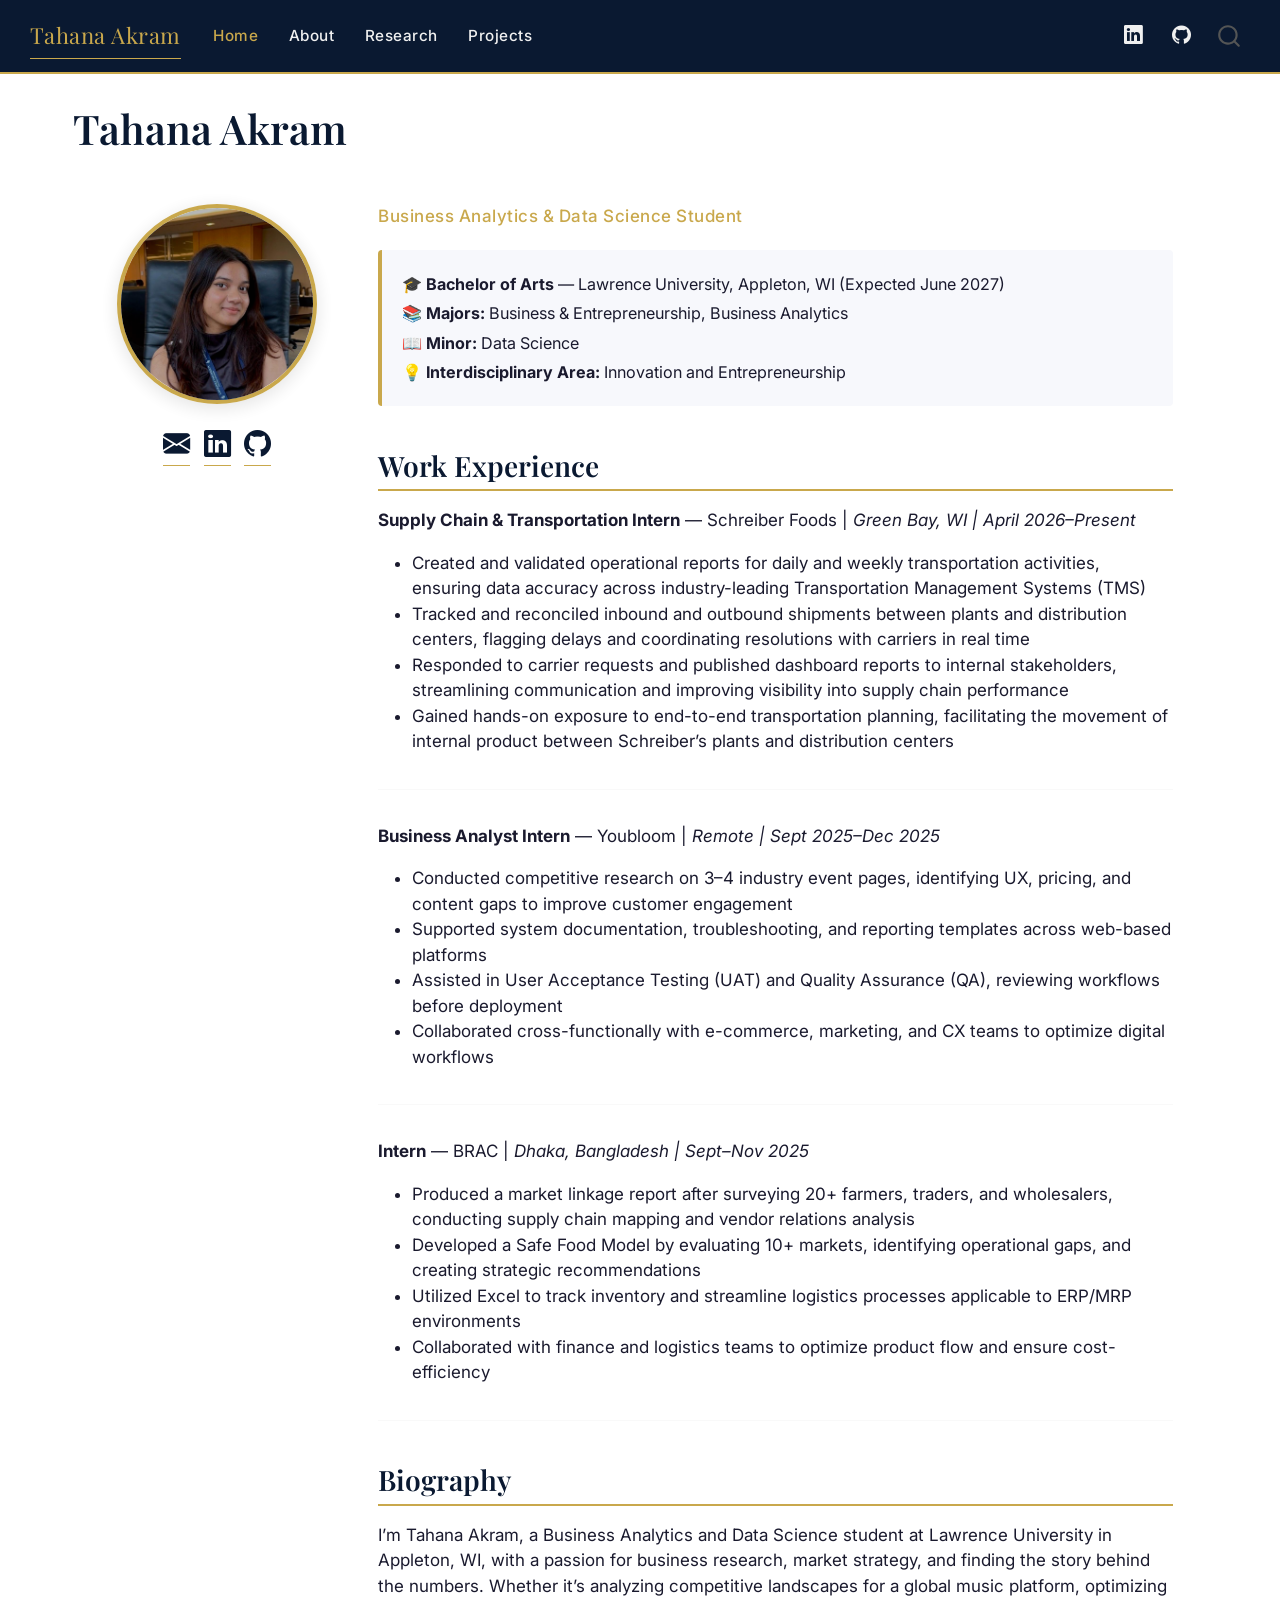
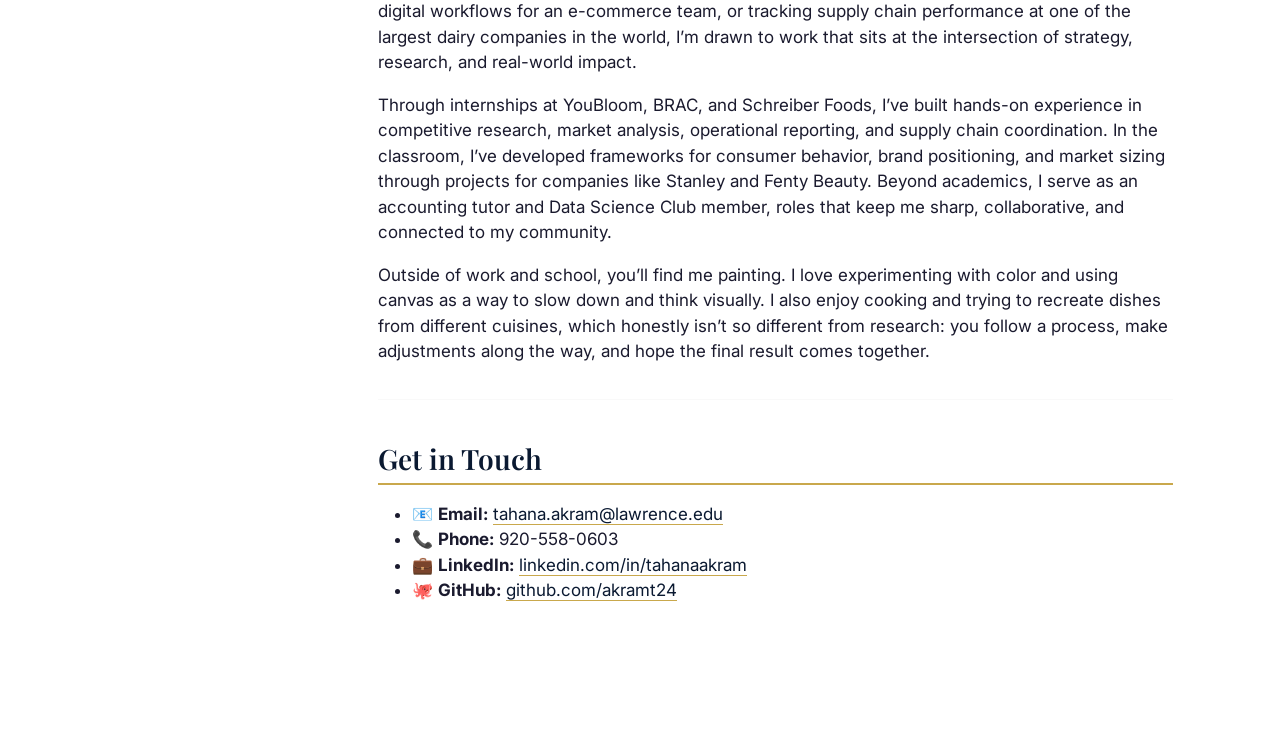
<file: docs/index.html>
<!DOCTYPE html>
<html xmlns="http://www.w3.org/1999/xhtml" lang="en" xml:lang="en"><head>

<meta charset="utf-8">
<meta name="generator" content="quarto-1.8.27">

<meta name="viewport" content="width=device-width, initial-scale=1.0, user-scalable=yes">


<title>Tahana Akram</title>
<style>
code{white-space: pre-wrap;}
span.smallcaps{font-variant: small-caps;}
div.columns{display: flex; gap: min(4vw, 1.5em);}
div.column{flex: auto; overflow-x: auto;}
div.hanging-indent{margin-left: 1.5em; text-indent: -1.5em;}
ul.task-list{list-style: none;}
ul.task-list li input[type="checkbox"] {
  width: 0.8em;
  margin: 0 0.8em 0.2em -1em; /* quarto-specific, see https://github.com/quarto-dev/quarto-cli/issues/4556 */ 
  vertical-align: middle;
}
</style>


<script src="site_libs/quarto-nav/quarto-nav.js"></script>
<script src="site_libs/quarto-nav/headroom.min.js"></script>
<script src="site_libs/clipboard/clipboard.min.js"></script>
<script src="site_libs/quarto-search/autocomplete.umd.js"></script>
<script src="site_libs/quarto-search/fuse.min.js"></script>
<script src="site_libs/quarto-search/quarto-search.js"></script>
<meta name="quarto:offset" content="./">
<script src="site_libs/quarto-html/quarto.js" type="module"></script>
<script src="site_libs/quarto-html/tabsets/tabsets.js" type="module"></script>
<script src="site_libs/quarto-html/axe/axe-check.js" type="module"></script>
<script src="site_libs/quarto-html/popper.min.js"></script>
<script src="site_libs/quarto-html/tippy.umd.min.js"></script>
<script src="site_libs/quarto-html/anchor.min.js"></script>
<link href="site_libs/quarto-html/tippy.css" rel="stylesheet">
<link href="site_libs/quarto-html/quarto-syntax-highlighting-ed96de9b727972fe78a7b5d16c58bf87.css" rel="stylesheet" id="quarto-text-highlighting-styles">
<script src="site_libs/bootstrap/bootstrap.min.js"></script>
<link href="site_libs/bootstrap/bootstrap-icons.css" rel="stylesheet">
<link href="site_libs/bootstrap/bootstrap-c82218b12ac0f327fa8bd7d074ce2147.min.css" rel="stylesheet" append-hash="true" id="quarto-bootstrap" data-mode="light">
<script id="quarto-search-options" type="application/json">{
  "location": "navbar",
  "copy-button": false,
  "collapse-after": 3,
  "panel-placement": "end",
  "type": "overlay",
  "limit": 50,
  "keyboard-shortcut": [
    "f",
    "/",
    "s"
  ],
  "show-item-context": false,
  "language": {
    "search-no-results-text": "No results",
    "search-matching-documents-text": "matching documents",
    "search-copy-link-title": "Copy link to search",
    "search-hide-matches-text": "Hide additional matches",
    "search-more-match-text": "more match in this document",
    "search-more-matches-text": "more matches in this document",
    "search-clear-button-title": "Clear",
    "search-text-placeholder": "",
    "search-detached-cancel-button-title": "Cancel",
    "search-submit-button-title": "Submit",
    "search-label": "Search"
  }
}</script>


<link rel="stylesheet" href="styles.css">
</head>

<body class="nav-fixed quarto-light">

<div id="quarto-search-results"></div>
  <header id="quarto-header" class="headroom fixed-top">
    <nav class="navbar navbar-expand-lg " data-bs-theme="dark">
      <div class="navbar-container container-fluid">
      <div class="navbar-brand-container mx-auto">
    <a class="navbar-brand" href="./index.html">
    <span class="navbar-title">Tahana Akram</span>
    </a>
  </div>
            <div id="quarto-search" class="" title="Search"></div>
          <button class="navbar-toggler" type="button" data-bs-toggle="collapse" data-bs-target="#navbarCollapse" aria-controls="navbarCollapse" role="menu" aria-expanded="false" aria-label="Toggle navigation" onclick="if (window.quartoToggleHeadroom) { window.quartoToggleHeadroom(); }">
  <span class="navbar-toggler-icon"></span>
</button>
          <div class="collapse navbar-collapse" id="navbarCollapse">
            <ul class="navbar-nav navbar-nav-scroll me-auto">
  <li class="nav-item">
    <a class="nav-link active" href="./index.html" aria-current="page"> 
<span class="menu-text">Home</span></a>
  </li>  
  <li class="nav-item">
    <a class="nav-link" href="./about.html"> 
<span class="menu-text">About</span></a>
  </li>  
  <li class="nav-item">
    <a class="nav-link" href="./research.html"> 
<span class="menu-text">Research</span></a>
  </li>  
  <li class="nav-item">
    <a class="nav-link" href="./projects.html"> 
<span class="menu-text">Projects</span></a>
  </li>  
</ul>
            <ul class="navbar-nav navbar-nav-scroll ms-auto">
  <li class="nav-item compact">
    <a class="nav-link" href="https://www.linkedin.com/in/tahanaakram/"> <i class="bi bi-linkedin" role="img" aria-label="LinkedIn">
</i> 
<span class="menu-text"></span></a>
  </li>  
  <li class="nav-item compact">
    <a class="nav-link" href="https://github.com/akramt24/akramt24.github.io"> <i class="bi bi-github" role="img" aria-label="GitHub">
</i> 
<span class="menu-text"></span></a>
  </li>  
</ul>
          </div> <!-- /navcollapse -->
            <div class="quarto-navbar-tools">
</div>
      </div> <!-- /container-fluid -->
    </nav>
</header>
<!-- content -->
<div id="quarto-content" class="quarto-container page-columns page-rows-contents page-layout-full page-navbar">
<!-- sidebar -->
<!-- margin-sidebar -->
    
<!-- main -->
<main class="content column-page" id="quarto-document-content"><header id="title-block-header" class="quarto-title-block"><h1 class="my-name title display-7">
Tahana Akram
</h1></header>




<div class="home-container">
  <div class="left-col">
    <img src="images/photo.jpg" alt="Tahana Akram" class="profile-photo">
    <div class="social-links">
      <a href="mailto:tahana.akram@lawrence.edu" title="Email">
        <i class="bi bi-envelope-fill"></i>
      </a>
      <a href="https://www.linkedin.com/in/tahanaakram/" target="_blank" title="LinkedIn">
        <i class="bi bi-linkedin"></i>
      </a>
      <a href="https://github.com/akramt24" target="_blank" title="GitHub">
        <i class="bi bi-github"></i>
      </a>
    </div>
  </div>
  <div class="right-col">

<p class="my-tagline">
Business Analytics &amp; Data Science Student
</p>
<div class="info-block">
<p>
🎓 <strong>Bachelor of Arts</strong> — Lawrence University, Appleton, WI (Expected June 2027)
</p>
<p>
📚 <strong>Majors:</strong> Business &amp; Entrepreneurship, Business Analytics
</p>
<p>
📖 <strong>Minor:</strong> Data Science
</p>
<p>
💡 <strong>Interdisciplinary Area:</strong> Innovation and Entrepreneurship
</p>
</div>
<section id="work-experience" class="level2">
<h2 class="anchored" data-anchor-id="work-experience">Work Experience</h2>
<p><strong>Supply Chain &amp; Transportation Intern</strong> — Schreiber Foods | <em>Green Bay, WI | April 2026–Present</em></p>
<ul>
<li>Created and validated operational reports for daily and weekly transportation activities, ensuring data accuracy across industry-leading Transportation Management Systems (TMS)</li>
<li>Tracked and reconciled inbound and outbound shipments between plants and distribution centers, flagging delays and coordinating resolutions with carriers in real time</li>
<li>Responded to carrier requests and published dashboard reports to internal stakeholders, streamlining communication and improving visibility into supply chain performance</li>
<li>Gained hands-on exposure to end-to-end transportation planning, facilitating the movement of internal product between Schreiber’s plants and distribution centers</li>
</ul>
<hr>
<p><strong>Business Analyst Intern</strong> — Youbloom | <em>Remote | Sept 2025–Dec 2025</em></p>
<ul>
<li>Conducted competitive research on 3–4 industry event pages, identifying UX, pricing, and content gaps to improve customer engagement</li>
<li>Supported system documentation, troubleshooting, and reporting templates across web-based platforms</li>
<li>Assisted in User Acceptance Testing (UAT) and Quality Assurance (QA), reviewing workflows before deployment</li>
<li>Collaborated cross-functionally with e-commerce, marketing, and CX teams to optimize digital workflows</li>
</ul>
<hr>
<p><strong>Intern</strong> — BRAC | <em>Dhaka, Bangladesh | Sept–Nov 2025</em></p>
<ul>
<li>Produced a market linkage report after surveying 20+ farmers, traders, and wholesalers, conducting supply chain mapping and vendor relations analysis</li>
<li>Developed a Safe Food Model by evaluating 10+ markets, identifying operational gaps, and creating strategic recommendations</li>
<li>Utilized Excel to track inventory and streamline logistics processes applicable to ERP/MRP environments</li>
<li>Collaborated with finance and logistics teams to optimize product flow and ensure cost-efficiency</li>
</ul>
<hr>
</section>
<section id="biography" class="level2">
<h2 class="anchored" data-anchor-id="biography">Biography</h2>
<p>I’m Tahana Akram, a Business Analytics and Data Science student at Lawrence University in Appleton, WI, with a passion for business research, market strategy, and finding the story behind the numbers. Whether it’s analyzing competitive landscapes for a global music platform, optimizing digital workflows for an e-commerce team, or tracking supply chain performance at one of the largest dairy companies in the world, I’m drawn to work that sits at the intersection of strategy, research, and real-world impact.</p>
<p>Through internships at YouBloom, BRAC, and Schreiber Foods, I’ve built hands-on experience in competitive research, market analysis, operational reporting, and supply chain coordination. In the classroom, I’ve developed frameworks for consumer behavior, brand positioning, and market sizing through projects for companies like Stanley and Fenty Beauty. Beyond academics, I serve as an accounting tutor and Data Science Club member, roles that keep me sharp, collaborative, and connected to my community.</p>
<p>Outside of work and school, you’ll find me painting. I love experimenting with color and using canvas as a way to slow down and think visually. I also enjoy cooking and trying to recreate dishes from different cuisines, which honestly isn’t so different from research: you follow a process, make adjustments along the way, and hope the final result comes together.</p>
<hr>
</section>
<section id="get-in-touch" class="level2">
<h2 class="anchored" data-anchor-id="get-in-touch">Get in Touch</h2>
<ul>
<li>📧 <strong>Email:</strong> <a href="mailto:tahana.akram@lawrence.edu">tahana.akram@lawrence.edu</a></li>
<li>📞 <strong>Phone:</strong> 920-558-0603</li>
<li>💼 <strong>LinkedIn:</strong> <a href="https://www.linkedin.com/in/tahanaakram/">linkedin.com/in/tahanaakram</a></li>
<li>🐙 <strong>GitHub:</strong> <a href="https://github.com/akramt24">github.com/akramt24</a></li>
</ul>
  </section></div>
</div>




</main> <!-- /main -->
<script id="quarto-html-after-body" type="application/javascript">
  window.document.addEventListener("DOMContentLoaded", function (event) {
    const icon = "";
    const anchorJS = new window.AnchorJS();
    anchorJS.options = {
      placement: 'right',
      icon: icon
    };
    anchorJS.add('.anchored');
    const isCodeAnnotation = (el) => {
      for (const clz of el.classList) {
        if (clz.startsWith('code-annotation-')) {                     
          return true;
        }
      }
      return false;
    }
    const onCopySuccess = function(e) {
      // button target
      const button = e.trigger;
      // don't keep focus
      button.blur();
      // flash "checked"
      button.classList.add('code-copy-button-checked');
      var currentTitle = button.getAttribute("title");
      button.setAttribute("title", "Copied!");
      let tooltip;
      if (window.bootstrap) {
        button.setAttribute("data-bs-toggle", "tooltip");
        button.setAttribute("data-bs-placement", "left");
        button.setAttribute("data-bs-title", "Copied!");
        tooltip = new bootstrap.Tooltip(button, 
          { trigger: "manual", 
            customClass: "code-copy-button-tooltip",
            offset: [0, -8]});
        tooltip.show();    
      }
      setTimeout(function() {
        if (tooltip) {
          tooltip.hide();
          button.removeAttribute("data-bs-title");
          button.removeAttribute("data-bs-toggle");
          button.removeAttribute("data-bs-placement");
        }
        button.setAttribute("title", currentTitle);
        button.classList.remove('code-copy-button-checked');
      }, 1000);
      // clear code selection
      e.clearSelection();
    }
    const getTextToCopy = function(trigger) {
      const outerScaffold = trigger.parentElement.cloneNode(true);
      const codeEl = outerScaffold.querySelector('code');
      for (const childEl of codeEl.children) {
        if (isCodeAnnotation(childEl)) {
          childEl.remove();
        }
      }
      return codeEl.innerText;
    }
    const clipboard = new window.ClipboardJS('.code-copy-button:not([data-in-quarto-modal])', {
      text: getTextToCopy
    });
    clipboard.on('success', onCopySuccess);
    if (window.document.getElementById('quarto-embedded-source-code-modal')) {
      const clipboardModal = new window.ClipboardJS('.code-copy-button[data-in-quarto-modal]', {
        text: getTextToCopy,
        container: window.document.getElementById('quarto-embedded-source-code-modal')
      });
      clipboardModal.on('success', onCopySuccess);
    }
      var localhostRegex = new RegExp(/^(?:http|https):\/\/localhost\:?[0-9]*\//);
      var mailtoRegex = new RegExp(/^mailto:/);
        var filterRegex = new RegExp('/' + window.location.host + '/');
      var isInternal = (href) => {
          return filterRegex.test(href) || localhostRegex.test(href) || mailtoRegex.test(href);
      }
      // Inspect non-navigation links and adorn them if external
     var links = window.document.querySelectorAll('a[href]:not(.nav-link):not(.navbar-brand):not(.toc-action):not(.sidebar-link):not(.sidebar-item-toggle):not(.pagination-link):not(.no-external):not([aria-hidden]):not(.dropdown-item):not(.quarto-navigation-tool):not(.about-link)');
      for (var i=0; i<links.length; i++) {
        const link = links[i];
        if (!isInternal(link.href)) {
          // undo the damage that might have been done by quarto-nav.js in the case of
          // links that we want to consider external
          if (link.dataset.originalHref !== undefined) {
            link.href = link.dataset.originalHref;
          }
        }
      }
    function tippyHover(el, contentFn, onTriggerFn, onUntriggerFn) {
      const config = {
        allowHTML: true,
        maxWidth: 500,
        delay: 100,
        arrow: false,
        appendTo: function(el) {
            return el.parentElement;
        },
        interactive: true,
        interactiveBorder: 10,
        theme: 'quarto',
        placement: 'bottom-start',
      };
      if (contentFn) {
        config.content = contentFn;
      }
      if (onTriggerFn) {
        config.onTrigger = onTriggerFn;
      }
      if (onUntriggerFn) {
        config.onUntrigger = onUntriggerFn;
      }
      window.tippy(el, config); 
    }
    const noterefs = window.document.querySelectorAll('a[role="doc-noteref"]');
    for (var i=0; i<noterefs.length; i++) {
      const ref = noterefs[i];
      tippyHover(ref, function() {
        // use id or data attribute instead here
        let href = ref.getAttribute('data-footnote-href') || ref.getAttribute('href');
        try { href = new URL(href).hash; } catch {}
        const id = href.replace(/^#\/?/, "");
        const note = window.document.getElementById(id);
        if (note) {
          return note.innerHTML;
        } else {
          return "";
        }
      });
    }
    const xrefs = window.document.querySelectorAll('a.quarto-xref');
    const processXRef = (id, note) => {
      // Strip column container classes
      const stripColumnClz = (el) => {
        el.classList.remove("page-full", "page-columns");
        if (el.children) {
          for (const child of el.children) {
            stripColumnClz(child);
          }
        }
      }
      stripColumnClz(note)
      if (id === null || id.startsWith('sec-')) {
        // Special case sections, only their first couple elements
        const container = document.createElement("div");
        if (note.children && note.children.length > 2) {
          container.appendChild(note.children[0].cloneNode(true));
          for (let i = 1; i < note.children.length; i++) {
            const child = note.children[i];
            if (child.tagName === "P" && child.innerText === "") {
              continue;
            } else {
              container.appendChild(child.cloneNode(true));
              break;
            }
          }
          if (window.Quarto?.typesetMath) {
            window.Quarto.typesetMath(container);
          }
          return container.innerHTML
        } else {
          if (window.Quarto?.typesetMath) {
            window.Quarto.typesetMath(note);
          }
          return note.innerHTML;
        }
      } else {
        // Remove any anchor links if they are present
        const anchorLink = note.querySelector('a.anchorjs-link');
        if (anchorLink) {
          anchorLink.remove();
        }
        if (window.Quarto?.typesetMath) {
          window.Quarto.typesetMath(note);
        }
        if (note.classList.contains("callout")) {
          return note.outerHTML;
        } else {
          return note.innerHTML;
        }
      }
    }
    for (var i=0; i<xrefs.length; i++) {
      const xref = xrefs[i];
      tippyHover(xref, undefined, function(instance) {
        instance.disable();
        let url = xref.getAttribute('href');
        let hash = undefined; 
        if (url.startsWith('#')) {
          hash = url;
        } else {
          try { hash = new URL(url).hash; } catch {}
        }
        if (hash) {
          const id = hash.replace(/^#\/?/, "");
          const note = window.document.getElementById(id);
          if (note !== null) {
            try {
              const html = processXRef(id, note.cloneNode(true));
              instance.setContent(html);
            } finally {
              instance.enable();
              instance.show();
            }
          } else {
            // See if we can fetch this
            fetch(url.split('#')[0])
            .then(res => res.text())
            .then(html => {
              const parser = new DOMParser();
              const htmlDoc = parser.parseFromString(html, "text/html");
              const note = htmlDoc.getElementById(id);
              if (note !== null) {
                const html = processXRef(id, note);
                instance.setContent(html);
              } 
            }).finally(() => {
              instance.enable();
              instance.show();
            });
          }
        } else {
          // See if we can fetch a full url (with no hash to target)
          // This is a special case and we should probably do some content thinning / targeting
          fetch(url)
          .then(res => res.text())
          .then(html => {
            const parser = new DOMParser();
            const htmlDoc = parser.parseFromString(html, "text/html");
            const note = htmlDoc.querySelector('main.content');
            if (note !== null) {
              // This should only happen for chapter cross references
              // (since there is no id in the URL)
              // remove the first header
              if (note.children.length > 0 && note.children[0].tagName === "HEADER") {
                note.children[0].remove();
              }
              const html = processXRef(null, note);
              instance.setContent(html);
            } 
          }).finally(() => {
            instance.enable();
            instance.show();
          });
        }
      }, function(instance) {
      });
    }
        let selectedAnnoteEl;
        const selectorForAnnotation = ( cell, annotation) => {
          let cellAttr = 'data-code-cell="' + cell + '"';
          let lineAttr = 'data-code-annotation="' +  annotation + '"';
          const selector = 'span[' + cellAttr + '][' + lineAttr + ']';
          return selector;
        }
        const selectCodeLines = (annoteEl) => {
          const doc = window.document;
          const targetCell = annoteEl.getAttribute("data-target-cell");
          const targetAnnotation = annoteEl.getAttribute("data-target-annotation");
          const annoteSpan = window.document.querySelector(selectorForAnnotation(targetCell, targetAnnotation));
          const lines = annoteSpan.getAttribute("data-code-lines").split(",");
          const lineIds = lines.map((line) => {
            return targetCell + "-" + line;
          })
          let top = null;
          let height = null;
          let parent = null;
          if (lineIds.length > 0) {
              //compute the position of the single el (top and bottom and make a div)
              const el = window.document.getElementById(lineIds[0]);
              top = el.offsetTop;
              height = el.offsetHeight;
              parent = el.parentElement.parentElement;
            if (lineIds.length > 1) {
              const lastEl = window.document.getElementById(lineIds[lineIds.length - 1]);
              const bottom = lastEl.offsetTop + lastEl.offsetHeight;
              height = bottom - top;
            }
            if (top !== null && height !== null && parent !== null) {
              // cook up a div (if necessary) and position it 
              let div = window.document.getElementById("code-annotation-line-highlight");
              if (div === null) {
                div = window.document.createElement("div");
                div.setAttribute("id", "code-annotation-line-highlight");
                div.style.position = 'absolute';
                parent.appendChild(div);
              }
              div.style.top = top - 2 + "px";
              div.style.height = height + 4 + "px";
              div.style.left = 0;
              let gutterDiv = window.document.getElementById("code-annotation-line-highlight-gutter");
              if (gutterDiv === null) {
                gutterDiv = window.document.createElement("div");
                gutterDiv.setAttribute("id", "code-annotation-line-highlight-gutter");
                gutterDiv.style.position = 'absolute';
                const codeCell = window.document.getElementById(targetCell);
                const gutter = codeCell.querySelector('.code-annotation-gutter');
                gutter.appendChild(gutterDiv);
              }
              gutterDiv.style.top = top - 2 + "px";
              gutterDiv.style.height = height + 4 + "px";
            }
            selectedAnnoteEl = annoteEl;
          }
        };
        const unselectCodeLines = () => {
          const elementsIds = ["code-annotation-line-highlight", "code-annotation-line-highlight-gutter"];
          elementsIds.forEach((elId) => {
            const div = window.document.getElementById(elId);
            if (div) {
              div.remove();
            }
          });
          selectedAnnoteEl = undefined;
        };
          // Handle positioning of the toggle
      window.addEventListener(
        "resize",
        throttle(() => {
          elRect = undefined;
          if (selectedAnnoteEl) {
            selectCodeLines(selectedAnnoteEl);
          }
        }, 10)
      );
      function throttle(fn, ms) {
      let throttle = false;
      let timer;
        return (...args) => {
          if(!throttle) { // first call gets through
              fn.apply(this, args);
              throttle = true;
          } else { // all the others get throttled
              if(timer) clearTimeout(timer); // cancel #2
              timer = setTimeout(() => {
                fn.apply(this, args);
                timer = throttle = false;
              }, ms);
          }
        };
      }
        // Attach click handler to the DT
        const annoteDls = window.document.querySelectorAll('dt[data-target-cell]');
        for (const annoteDlNode of annoteDls) {
          annoteDlNode.addEventListener('click', (event) => {
            const clickedEl = event.target;
            if (clickedEl !== selectedAnnoteEl) {
              unselectCodeLines();
              const activeEl = window.document.querySelector('dt[data-target-cell].code-annotation-active');
              if (activeEl) {
                activeEl.classList.remove('code-annotation-active');
              }
              selectCodeLines(clickedEl);
              clickedEl.classList.add('code-annotation-active');
            } else {
              // Unselect the line
              unselectCodeLines();
              clickedEl.classList.remove('code-annotation-active');
            }
          });
        }
    const findCites = (el) => {
      const parentEl = el.parentElement;
      if (parentEl) {
        const cites = parentEl.dataset.cites;
        if (cites) {
          return {
            el,
            cites: cites.split(' ')
          };
        } else {
          return findCites(el.parentElement)
        }
      } else {
        return undefined;
      }
    };
    var bibliorefs = window.document.querySelectorAll('a[role="doc-biblioref"]');
    for (var i=0; i<bibliorefs.length; i++) {
      const ref = bibliorefs[i];
      const citeInfo = findCites(ref);
      if (citeInfo) {
        tippyHover(citeInfo.el, function() {
          var popup = window.document.createElement('div');
          citeInfo.cites.forEach(function(cite) {
            var citeDiv = window.document.createElement('div');
            citeDiv.classList.add('hanging-indent');
            citeDiv.classList.add('csl-entry');
            var biblioDiv = window.document.getElementById('ref-' + cite);
            if (biblioDiv) {
              citeDiv.innerHTML = biblioDiv.innerHTML;
            }
            popup.appendChild(citeDiv);
          });
          return popup.innerHTML;
        });
      }
    }
  });
  </script>
</div> <!-- /content -->




</body></html>
</file>
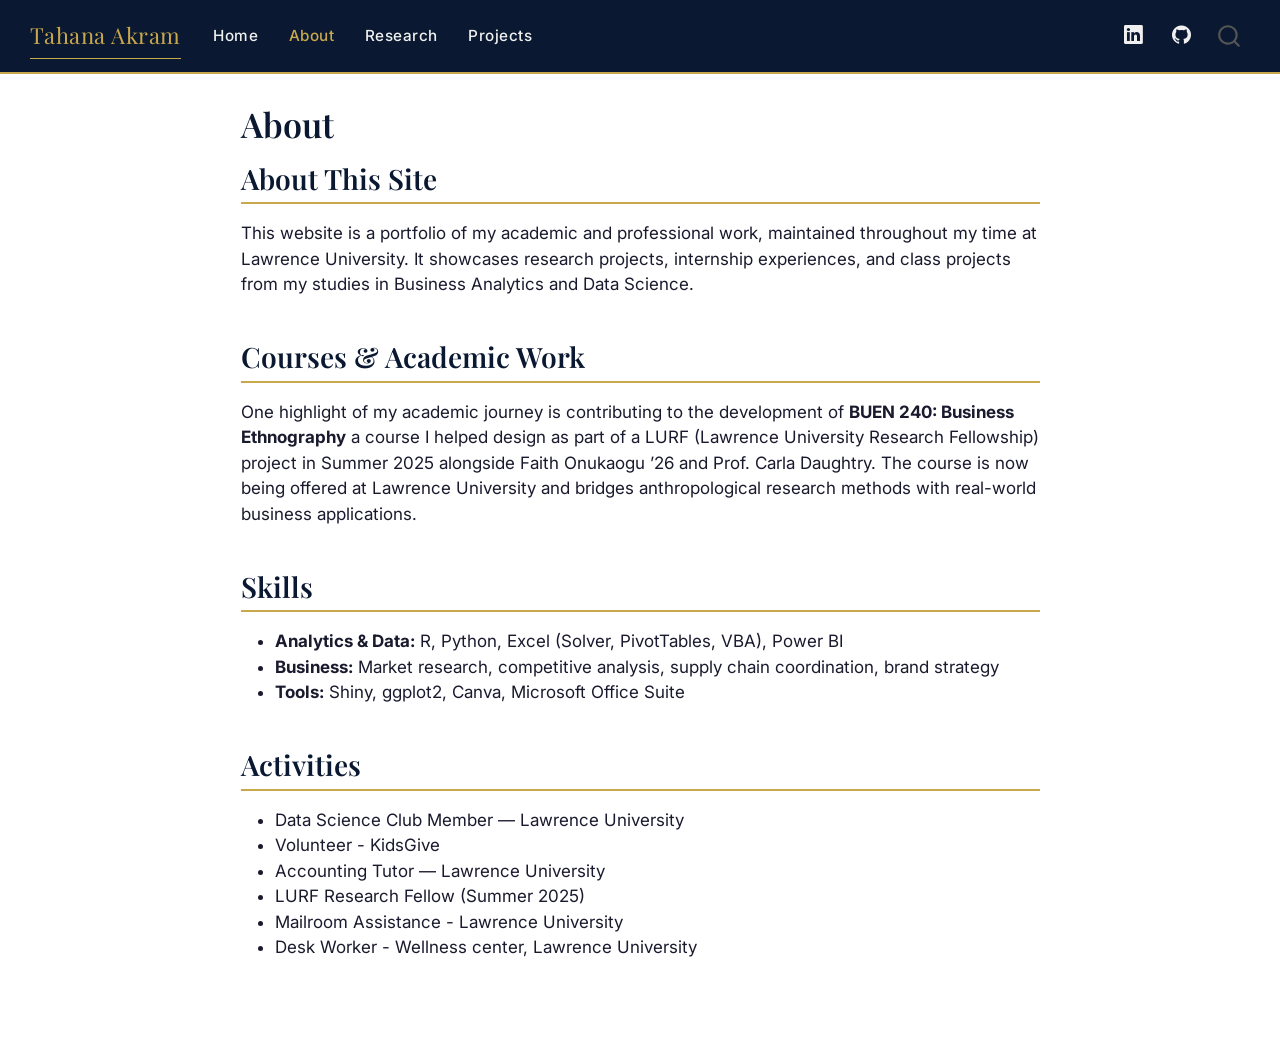
<file: docs/about.html>
<!DOCTYPE html>
<html xmlns="http://www.w3.org/1999/xhtml" lang="en" xml:lang="en"><head>

<meta charset="utf-8">
<meta name="generator" content="quarto-1.8.27">

<meta name="viewport" content="width=device-width, initial-scale=1.0, user-scalable=yes">


<title>About – Tahana Akram</title>
<style>
code{white-space: pre-wrap;}
span.smallcaps{font-variant: small-caps;}
div.columns{display: flex; gap: min(4vw, 1.5em);}
div.column{flex: auto; overflow-x: auto;}
div.hanging-indent{margin-left: 1.5em; text-indent: -1.5em;}
ul.task-list{list-style: none;}
ul.task-list li input[type="checkbox"] {
  width: 0.8em;
  margin: 0 0.8em 0.2em -1em; /* quarto-specific, see https://github.com/quarto-dev/quarto-cli/issues/4556 */ 
  vertical-align: middle;
}
</style>


<script src="site_libs/quarto-nav/quarto-nav.js"></script>
<script src="site_libs/quarto-nav/headroom.min.js"></script>
<script src="site_libs/clipboard/clipboard.min.js"></script>
<script src="site_libs/quarto-search/autocomplete.umd.js"></script>
<script src="site_libs/quarto-search/fuse.min.js"></script>
<script src="site_libs/quarto-search/quarto-search.js"></script>
<meta name="quarto:offset" content="./">
<script src="site_libs/quarto-html/quarto.js" type="module"></script>
<script src="site_libs/quarto-html/tabsets/tabsets.js" type="module"></script>
<script src="site_libs/quarto-html/axe/axe-check.js" type="module"></script>
<script src="site_libs/quarto-html/popper.min.js"></script>
<script src="site_libs/quarto-html/tippy.umd.min.js"></script>
<script src="site_libs/quarto-html/anchor.min.js"></script>
<link href="site_libs/quarto-html/tippy.css" rel="stylesheet">
<link href="site_libs/quarto-html/quarto-syntax-highlighting-ed96de9b727972fe78a7b5d16c58bf87.css" rel="stylesheet" id="quarto-text-highlighting-styles">
<script src="site_libs/bootstrap/bootstrap.min.js"></script>
<link href="site_libs/bootstrap/bootstrap-icons.css" rel="stylesheet">
<link href="site_libs/bootstrap/bootstrap-c82218b12ac0f327fa8bd7d074ce2147.min.css" rel="stylesheet" append-hash="true" id="quarto-bootstrap" data-mode="light">
<script id="quarto-search-options" type="application/json">{
  "location": "navbar",
  "copy-button": false,
  "collapse-after": 3,
  "panel-placement": "end",
  "type": "overlay",
  "limit": 50,
  "keyboard-shortcut": [
    "f",
    "/",
    "s"
  ],
  "show-item-context": false,
  "language": {
    "search-no-results-text": "No results",
    "search-matching-documents-text": "matching documents",
    "search-copy-link-title": "Copy link to search",
    "search-hide-matches-text": "Hide additional matches",
    "search-more-match-text": "more match in this document",
    "search-more-matches-text": "more matches in this document",
    "search-clear-button-title": "Clear",
    "search-text-placeholder": "",
    "search-detached-cancel-button-title": "Cancel",
    "search-submit-button-title": "Submit",
    "search-label": "Search"
  }
}</script>


<link rel="stylesheet" href="styles.css">
</head>

<body class="nav-fixed fullcontent quarto-light">

<div id="quarto-search-results"></div>
  <header id="quarto-header" class="headroom fixed-top">
    <nav class="navbar navbar-expand-lg " data-bs-theme="dark">
      <div class="navbar-container container-fluid">
      <div class="navbar-brand-container mx-auto">
    <a class="navbar-brand" href="./index.html">
    <span class="navbar-title">Tahana Akram</span>
    </a>
  </div>
            <div id="quarto-search" class="" title="Search"></div>
          <button class="navbar-toggler" type="button" data-bs-toggle="collapse" data-bs-target="#navbarCollapse" aria-controls="navbarCollapse" role="menu" aria-expanded="false" aria-label="Toggle navigation" onclick="if (window.quartoToggleHeadroom) { window.quartoToggleHeadroom(); }">
  <span class="navbar-toggler-icon"></span>
</button>
          <div class="collapse navbar-collapse" id="navbarCollapse">
            <ul class="navbar-nav navbar-nav-scroll me-auto">
  <li class="nav-item">
    <a class="nav-link" href="./index.html"> 
<span class="menu-text">Home</span></a>
  </li>  
  <li class="nav-item">
    <a class="nav-link active" href="./about.html" aria-current="page"> 
<span class="menu-text">About</span></a>
  </li>  
  <li class="nav-item">
    <a class="nav-link" href="./research.html"> 
<span class="menu-text">Research</span></a>
  </li>  
  <li class="nav-item">
    <a class="nav-link" href="./projects.html"> 
<span class="menu-text">Projects</span></a>
  </li>  
</ul>
            <ul class="navbar-nav navbar-nav-scroll ms-auto">
  <li class="nav-item compact">
    <a class="nav-link" href="https://www.linkedin.com/in/tahanaakram/"> <i class="bi bi-linkedin" role="img" aria-label="LinkedIn">
</i> 
<span class="menu-text"></span></a>
  </li>  
  <li class="nav-item compact">
    <a class="nav-link" href="https://github.com/akramt24/akramt24.github.io"> <i class="bi bi-github" role="img" aria-label="GitHub">
</i> 
<span class="menu-text"></span></a>
  </li>  
</ul>
          </div> <!-- /navcollapse -->
            <div class="quarto-navbar-tools">
</div>
      </div> <!-- /container-fluid -->
    </nav>
</header>
<!-- content -->
<div id="quarto-content" class="quarto-container page-columns page-rows-contents page-layout-article page-navbar">
<!-- sidebar -->
<!-- margin-sidebar -->
    
<!-- main -->
<main class="content" id="quarto-document-content">

<header id="title-block-header" class="quarto-title-block default">
<div class="quarto-title">
<h1 class="title">About</h1>
</div>



<div class="quarto-title-meta">

    
  
    
  </div>
  


</header>


<section id="about-this-site" class="level2">
<h2 class="anchored" data-anchor-id="about-this-site">About This Site</h2>
<p>This website is a portfolio of my academic and professional work, maintained throughout my time at Lawrence University. It showcases research projects, internship experiences, and class projects from my studies in Business Analytics and Data Science.</p>
</section>
<section id="courses-academic-work" class="level2">
<h2 class="anchored" data-anchor-id="courses-academic-work">Courses &amp; Academic Work</h2>
<p>One highlight of my academic journey is contributing to the development of <strong>BUEN 240: Business Ethnography</strong> a course I helped design as part of a LURF (Lawrence University Research Fellowship) project in Summer 2025 alongside Faith Onukaogu ’26 and Prof.&nbsp;Carla Daughtry. The course is now being offered at Lawrence University and bridges anthropological research methods with real-world business applications.</p>
</section>
<section id="skills" class="level2">
<h2 class="anchored" data-anchor-id="skills">Skills</h2>
<ul>
<li><strong>Analytics &amp; Data:</strong> R, Python, Excel (Solver, PivotTables, VBA), Power BI</li>
<li><strong>Business:</strong> Market research, competitive analysis, supply chain coordination, brand strategy</li>
<li><strong>Tools:</strong> Shiny, ggplot2, Canva, Microsoft Office Suite</li>
</ul>
</section>
<section id="activities" class="level2">
<h2 class="anchored" data-anchor-id="activities">Activities</h2>
<ul>
<li>Data Science Club Member — Lawrence University</li>
<li>Volunteer - KidsGive</li>
<li>Accounting Tutor — Lawrence University</li>
<li>LURF Research Fellow (Summer 2025)</li>
<li>Mailroom Assistance - Lawrence University</li>
<li>Desk Worker - Wellness center, Lawrence University</li>
</ul>


</section>

</main> <!-- /main -->
<script id="quarto-html-after-body" type="application/javascript">
  window.document.addEventListener("DOMContentLoaded", function (event) {
    const icon = "";
    const anchorJS = new window.AnchorJS();
    anchorJS.options = {
      placement: 'right',
      icon: icon
    };
    anchorJS.add('.anchored');
    const isCodeAnnotation = (el) => {
      for (const clz of el.classList) {
        if (clz.startsWith('code-annotation-')) {                     
          return true;
        }
      }
      return false;
    }
    const onCopySuccess = function(e) {
      // button target
      const button = e.trigger;
      // don't keep focus
      button.blur();
      // flash "checked"
      button.classList.add('code-copy-button-checked');
      var currentTitle = button.getAttribute("title");
      button.setAttribute("title", "Copied!");
      let tooltip;
      if (window.bootstrap) {
        button.setAttribute("data-bs-toggle", "tooltip");
        button.setAttribute("data-bs-placement", "left");
        button.setAttribute("data-bs-title", "Copied!");
        tooltip = new bootstrap.Tooltip(button, 
          { trigger: "manual", 
            customClass: "code-copy-button-tooltip",
            offset: [0, -8]});
        tooltip.show();    
      }
      setTimeout(function() {
        if (tooltip) {
          tooltip.hide();
          button.removeAttribute("data-bs-title");
          button.removeAttribute("data-bs-toggle");
          button.removeAttribute("data-bs-placement");
        }
        button.setAttribute("title", currentTitle);
        button.classList.remove('code-copy-button-checked');
      }, 1000);
      // clear code selection
      e.clearSelection();
    }
    const getTextToCopy = function(trigger) {
      const outerScaffold = trigger.parentElement.cloneNode(true);
      const codeEl = outerScaffold.querySelector('code');
      for (const childEl of codeEl.children) {
        if (isCodeAnnotation(childEl)) {
          childEl.remove();
        }
      }
      return codeEl.innerText;
    }
    const clipboard = new window.ClipboardJS('.code-copy-button:not([data-in-quarto-modal])', {
      text: getTextToCopy
    });
    clipboard.on('success', onCopySuccess);
    if (window.document.getElementById('quarto-embedded-source-code-modal')) {
      const clipboardModal = new window.ClipboardJS('.code-copy-button[data-in-quarto-modal]', {
        text: getTextToCopy,
        container: window.document.getElementById('quarto-embedded-source-code-modal')
      });
      clipboardModal.on('success', onCopySuccess);
    }
      var localhostRegex = new RegExp(/^(?:http|https):\/\/localhost\:?[0-9]*\//);
      var mailtoRegex = new RegExp(/^mailto:/);
        var filterRegex = new RegExp('/' + window.location.host + '/');
      var isInternal = (href) => {
          return filterRegex.test(href) || localhostRegex.test(href) || mailtoRegex.test(href);
      }
      // Inspect non-navigation links and adorn them if external
     var links = window.document.querySelectorAll('a[href]:not(.nav-link):not(.navbar-brand):not(.toc-action):not(.sidebar-link):not(.sidebar-item-toggle):not(.pagination-link):not(.no-external):not([aria-hidden]):not(.dropdown-item):not(.quarto-navigation-tool):not(.about-link)');
      for (var i=0; i<links.length; i++) {
        const link = links[i];
        if (!isInternal(link.href)) {
          // undo the damage that might have been done by quarto-nav.js in the case of
          // links that we want to consider external
          if (link.dataset.originalHref !== undefined) {
            link.href = link.dataset.originalHref;
          }
        }
      }
    function tippyHover(el, contentFn, onTriggerFn, onUntriggerFn) {
      const config = {
        allowHTML: true,
        maxWidth: 500,
        delay: 100,
        arrow: false,
        appendTo: function(el) {
            return el.parentElement;
        },
        interactive: true,
        interactiveBorder: 10,
        theme: 'quarto',
        placement: 'bottom-start',
      };
      if (contentFn) {
        config.content = contentFn;
      }
      if (onTriggerFn) {
        config.onTrigger = onTriggerFn;
      }
      if (onUntriggerFn) {
        config.onUntrigger = onUntriggerFn;
      }
      window.tippy(el, config); 
    }
    const noterefs = window.document.querySelectorAll('a[role="doc-noteref"]');
    for (var i=0; i<noterefs.length; i++) {
      const ref = noterefs[i];
      tippyHover(ref, function() {
        // use id or data attribute instead here
        let href = ref.getAttribute('data-footnote-href') || ref.getAttribute('href');
        try { href = new URL(href).hash; } catch {}
        const id = href.replace(/^#\/?/, "");
        const note = window.document.getElementById(id);
        if (note) {
          return note.innerHTML;
        } else {
          return "";
        }
      });
    }
    const xrefs = window.document.querySelectorAll('a.quarto-xref');
    const processXRef = (id, note) => {
      // Strip column container classes
      const stripColumnClz = (el) => {
        el.classList.remove("page-full", "page-columns");
        if (el.children) {
          for (const child of el.children) {
            stripColumnClz(child);
          }
        }
      }
      stripColumnClz(note)
      if (id === null || id.startsWith('sec-')) {
        // Special case sections, only their first couple elements
        const container = document.createElement("div");
        if (note.children && note.children.length > 2) {
          container.appendChild(note.children[0].cloneNode(true));
          for (let i = 1; i < note.children.length; i++) {
            const child = note.children[i];
            if (child.tagName === "P" && child.innerText === "") {
              continue;
            } else {
              container.appendChild(child.cloneNode(true));
              break;
            }
          }
          if (window.Quarto?.typesetMath) {
            window.Quarto.typesetMath(container);
          }
          return container.innerHTML
        } else {
          if (window.Quarto?.typesetMath) {
            window.Quarto.typesetMath(note);
          }
          return note.innerHTML;
        }
      } else {
        // Remove any anchor links if they are present
        const anchorLink = note.querySelector('a.anchorjs-link');
        if (anchorLink) {
          anchorLink.remove();
        }
        if (window.Quarto?.typesetMath) {
          window.Quarto.typesetMath(note);
        }
        if (note.classList.contains("callout")) {
          return note.outerHTML;
        } else {
          return note.innerHTML;
        }
      }
    }
    for (var i=0; i<xrefs.length; i++) {
      const xref = xrefs[i];
      tippyHover(xref, undefined, function(instance) {
        instance.disable();
        let url = xref.getAttribute('href');
        let hash = undefined; 
        if (url.startsWith('#')) {
          hash = url;
        } else {
          try { hash = new URL(url).hash; } catch {}
        }
        if (hash) {
          const id = hash.replace(/^#\/?/, "");
          const note = window.document.getElementById(id);
          if (note !== null) {
            try {
              const html = processXRef(id, note.cloneNode(true));
              instance.setContent(html);
            } finally {
              instance.enable();
              instance.show();
            }
          } else {
            // See if we can fetch this
            fetch(url.split('#')[0])
            .then(res => res.text())
            .then(html => {
              const parser = new DOMParser();
              const htmlDoc = parser.parseFromString(html, "text/html");
              const note = htmlDoc.getElementById(id);
              if (note !== null) {
                const html = processXRef(id, note);
                instance.setContent(html);
              } 
            }).finally(() => {
              instance.enable();
              instance.show();
            });
          }
        } else {
          // See if we can fetch a full url (with no hash to target)
          // This is a special case and we should probably do some content thinning / targeting
          fetch(url)
          .then(res => res.text())
          .then(html => {
            const parser = new DOMParser();
            const htmlDoc = parser.parseFromString(html, "text/html");
            const note = htmlDoc.querySelector('main.content');
            if (note !== null) {
              // This should only happen for chapter cross references
              // (since there is no id in the URL)
              // remove the first header
              if (note.children.length > 0 && note.children[0].tagName === "HEADER") {
                note.children[0].remove();
              }
              const html = processXRef(null, note);
              instance.setContent(html);
            } 
          }).finally(() => {
            instance.enable();
            instance.show();
          });
        }
      }, function(instance) {
      });
    }
        let selectedAnnoteEl;
        const selectorForAnnotation = ( cell, annotation) => {
          let cellAttr = 'data-code-cell="' + cell + '"';
          let lineAttr = 'data-code-annotation="' +  annotation + '"';
          const selector = 'span[' + cellAttr + '][' + lineAttr + ']';
          return selector;
        }
        const selectCodeLines = (annoteEl) => {
          const doc = window.document;
          const targetCell = annoteEl.getAttribute("data-target-cell");
          const targetAnnotation = annoteEl.getAttribute("data-target-annotation");
          const annoteSpan = window.document.querySelector(selectorForAnnotation(targetCell, targetAnnotation));
          const lines = annoteSpan.getAttribute("data-code-lines").split(",");
          const lineIds = lines.map((line) => {
            return targetCell + "-" + line;
          })
          let top = null;
          let height = null;
          let parent = null;
          if (lineIds.length > 0) {
              //compute the position of the single el (top and bottom and make a div)
              const el = window.document.getElementById(lineIds[0]);
              top = el.offsetTop;
              height = el.offsetHeight;
              parent = el.parentElement.parentElement;
            if (lineIds.length > 1) {
              const lastEl = window.document.getElementById(lineIds[lineIds.length - 1]);
              const bottom = lastEl.offsetTop + lastEl.offsetHeight;
              height = bottom - top;
            }
            if (top !== null && height !== null && parent !== null) {
              // cook up a div (if necessary) and position it 
              let div = window.document.getElementById("code-annotation-line-highlight");
              if (div === null) {
                div = window.document.createElement("div");
                div.setAttribute("id", "code-annotation-line-highlight");
                div.style.position = 'absolute';
                parent.appendChild(div);
              }
              div.style.top = top - 2 + "px";
              div.style.height = height + 4 + "px";
              div.style.left = 0;
              let gutterDiv = window.document.getElementById("code-annotation-line-highlight-gutter");
              if (gutterDiv === null) {
                gutterDiv = window.document.createElement("div");
                gutterDiv.setAttribute("id", "code-annotation-line-highlight-gutter");
                gutterDiv.style.position = 'absolute';
                const codeCell = window.document.getElementById(targetCell);
                const gutter = codeCell.querySelector('.code-annotation-gutter');
                gutter.appendChild(gutterDiv);
              }
              gutterDiv.style.top = top - 2 + "px";
              gutterDiv.style.height = height + 4 + "px";
            }
            selectedAnnoteEl = annoteEl;
          }
        };
        const unselectCodeLines = () => {
          const elementsIds = ["code-annotation-line-highlight", "code-annotation-line-highlight-gutter"];
          elementsIds.forEach((elId) => {
            const div = window.document.getElementById(elId);
            if (div) {
              div.remove();
            }
          });
          selectedAnnoteEl = undefined;
        };
          // Handle positioning of the toggle
      window.addEventListener(
        "resize",
        throttle(() => {
          elRect = undefined;
          if (selectedAnnoteEl) {
            selectCodeLines(selectedAnnoteEl);
          }
        }, 10)
      );
      function throttle(fn, ms) {
      let throttle = false;
      let timer;
        return (...args) => {
          if(!throttle) { // first call gets through
              fn.apply(this, args);
              throttle = true;
          } else { // all the others get throttled
              if(timer) clearTimeout(timer); // cancel #2
              timer = setTimeout(() => {
                fn.apply(this, args);
                timer = throttle = false;
              }, ms);
          }
        };
      }
        // Attach click handler to the DT
        const annoteDls = window.document.querySelectorAll('dt[data-target-cell]');
        for (const annoteDlNode of annoteDls) {
          annoteDlNode.addEventListener('click', (event) => {
            const clickedEl = event.target;
            if (clickedEl !== selectedAnnoteEl) {
              unselectCodeLines();
              const activeEl = window.document.querySelector('dt[data-target-cell].code-annotation-active');
              if (activeEl) {
                activeEl.classList.remove('code-annotation-active');
              }
              selectCodeLines(clickedEl);
              clickedEl.classList.add('code-annotation-active');
            } else {
              // Unselect the line
              unselectCodeLines();
              clickedEl.classList.remove('code-annotation-active');
            }
          });
        }
    const findCites = (el) => {
      const parentEl = el.parentElement;
      if (parentEl) {
        const cites = parentEl.dataset.cites;
        if (cites) {
          return {
            el,
            cites: cites.split(' ')
          };
        } else {
          return findCites(el.parentElement)
        }
      } else {
        return undefined;
      }
    };
    var bibliorefs = window.document.querySelectorAll('a[role="doc-biblioref"]');
    for (var i=0; i<bibliorefs.length; i++) {
      const ref = bibliorefs[i];
      const citeInfo = findCites(ref);
      if (citeInfo) {
        tippyHover(citeInfo.el, function() {
          var popup = window.document.createElement('div');
          citeInfo.cites.forEach(function(cite) {
            var citeDiv = window.document.createElement('div');
            citeDiv.classList.add('hanging-indent');
            citeDiv.classList.add('csl-entry');
            var biblioDiv = window.document.getElementById('ref-' + cite);
            if (biblioDiv) {
              citeDiv.innerHTML = biblioDiv.innerHTML;
            }
            popup.appendChild(citeDiv);
          });
          return popup.innerHTML;
        });
      }
    }
  });
  </script>
</div> <!-- /content -->




</body></html>
</file>
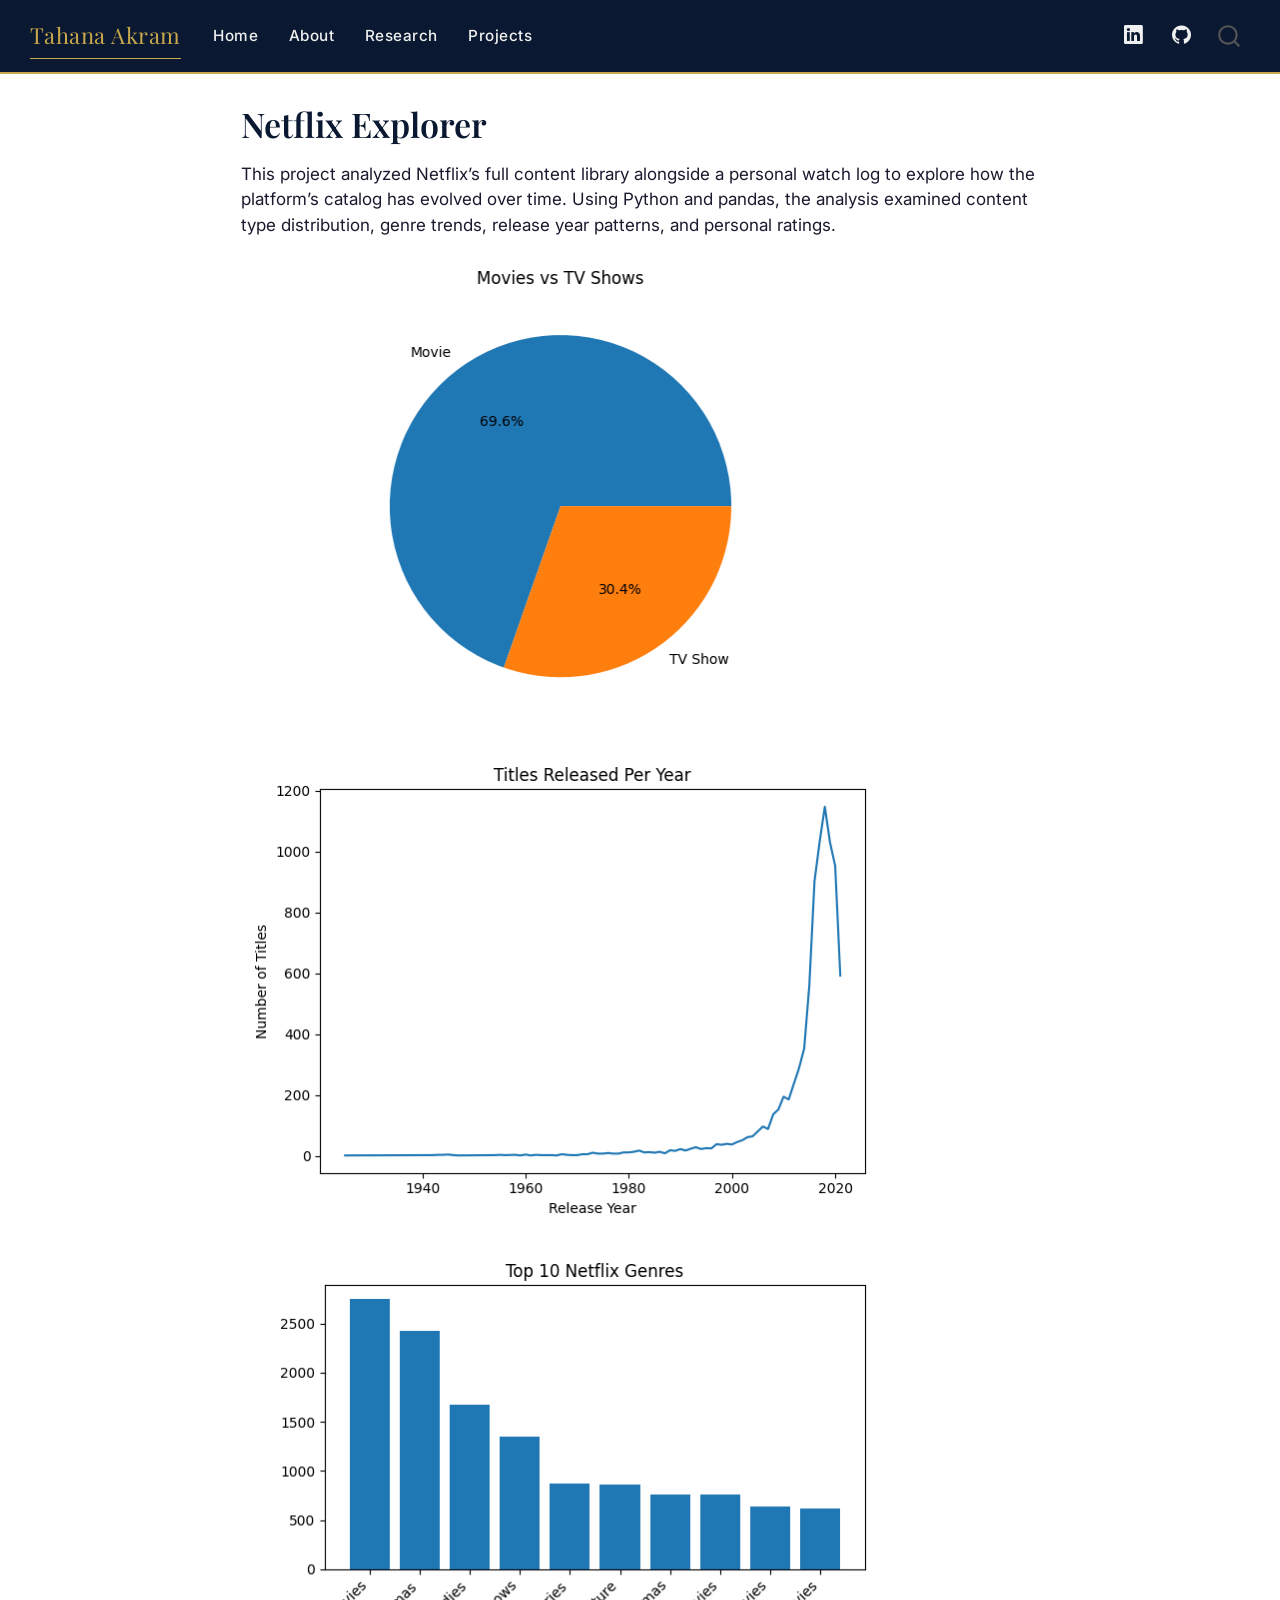
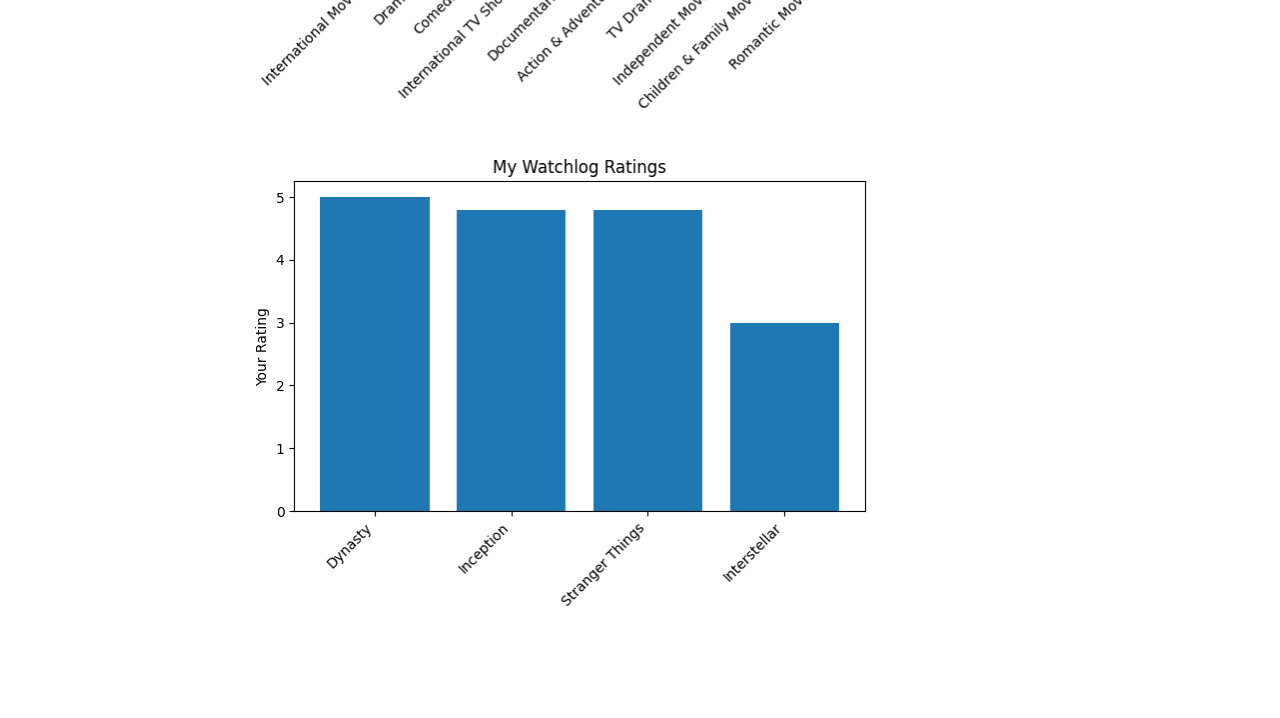
<file: docs/netflix.html>
<!DOCTYPE html>
<html xmlns="http://www.w3.org/1999/xhtml" lang="en" xml:lang="en"><head>

<meta charset="utf-8">
<meta name="generator" content="quarto-1.8.27">

<meta name="viewport" content="width=device-width, initial-scale=1.0, user-scalable=yes">


<title>Netflix Explorer – Tahana Akram</title>
<style>
code{white-space: pre-wrap;}
span.smallcaps{font-variant: small-caps;}
div.columns{display: flex; gap: min(4vw, 1.5em);}
div.column{flex: auto; overflow-x: auto;}
div.hanging-indent{margin-left: 1.5em; text-indent: -1.5em;}
ul.task-list{list-style: none;}
ul.task-list li input[type="checkbox"] {
  width: 0.8em;
  margin: 0 0.8em 0.2em -1em; /* quarto-specific, see https://github.com/quarto-dev/quarto-cli/issues/4556 */ 
  vertical-align: middle;
}
</style>


<script src="site_libs/quarto-nav/quarto-nav.js"></script>
<script src="site_libs/quarto-nav/headroom.min.js"></script>
<script src="site_libs/clipboard/clipboard.min.js"></script>
<script src="site_libs/quarto-search/autocomplete.umd.js"></script>
<script src="site_libs/quarto-search/fuse.min.js"></script>
<script src="site_libs/quarto-search/quarto-search.js"></script>
<meta name="quarto:offset" content="./">
<script src="site_libs/quarto-html/quarto.js" type="module"></script>
<script src="site_libs/quarto-html/tabsets/tabsets.js" type="module"></script>
<script src="site_libs/quarto-html/axe/axe-check.js" type="module"></script>
<script src="site_libs/quarto-html/popper.min.js"></script>
<script src="site_libs/quarto-html/tippy.umd.min.js"></script>
<script src="site_libs/quarto-html/anchor.min.js"></script>
<link href="site_libs/quarto-html/tippy.css" rel="stylesheet">
<link href="site_libs/quarto-html/quarto-syntax-highlighting-ed96de9b727972fe78a7b5d16c58bf87.css" rel="stylesheet" id="quarto-text-highlighting-styles">
<script src="site_libs/bootstrap/bootstrap.min.js"></script>
<link href="site_libs/bootstrap/bootstrap-icons.css" rel="stylesheet">
<link href="site_libs/bootstrap/bootstrap-c82218b12ac0f327fa8bd7d074ce2147.min.css" rel="stylesheet" append-hash="true" id="quarto-bootstrap" data-mode="light">
<script id="quarto-search-options" type="application/json">{
  "location": "navbar",
  "copy-button": false,
  "collapse-after": 3,
  "panel-placement": "end",
  "type": "overlay",
  "limit": 50,
  "keyboard-shortcut": [
    "f",
    "/",
    "s"
  ],
  "show-item-context": false,
  "language": {
    "search-no-results-text": "No results",
    "search-matching-documents-text": "matching documents",
    "search-copy-link-title": "Copy link to search",
    "search-hide-matches-text": "Hide additional matches",
    "search-more-match-text": "more match in this document",
    "search-more-matches-text": "more matches in this document",
    "search-clear-button-title": "Clear",
    "search-text-placeholder": "",
    "search-detached-cancel-button-title": "Cancel",
    "search-submit-button-title": "Submit",
    "search-label": "Search"
  }
}</script>


<link rel="stylesheet" href="styles.css">
</head>

<body class="nav-fixed fullcontent quarto-light">

<div id="quarto-search-results"></div>
  <header id="quarto-header" class="headroom fixed-top">
    <nav class="navbar navbar-expand-lg " data-bs-theme="dark">
      <div class="navbar-container container-fluid">
      <div class="navbar-brand-container mx-auto">
    <a class="navbar-brand" href="./index.html">
    <span class="navbar-title">Tahana Akram</span>
    </a>
  </div>
            <div id="quarto-search" class="" title="Search"></div>
          <button class="navbar-toggler" type="button" data-bs-toggle="collapse" data-bs-target="#navbarCollapse" aria-controls="navbarCollapse" role="menu" aria-expanded="false" aria-label="Toggle navigation" onclick="if (window.quartoToggleHeadroom) { window.quartoToggleHeadroom(); }">
  <span class="navbar-toggler-icon"></span>
</button>
          <div class="collapse navbar-collapse" id="navbarCollapse">
            <ul class="navbar-nav navbar-nav-scroll me-auto">
  <li class="nav-item">
    <a class="nav-link" href="./index.html"> 
<span class="menu-text">Home</span></a>
  </li>  
  <li class="nav-item">
    <a class="nav-link" href="./about.html"> 
<span class="menu-text">About</span></a>
  </li>  
  <li class="nav-item">
    <a class="nav-link" href="./research.html"> 
<span class="menu-text">Research</span></a>
  </li>  
  <li class="nav-item">
    <a class="nav-link" href="./projects.html"> 
<span class="menu-text">Projects</span></a>
  </li>  
</ul>
            <ul class="navbar-nav navbar-nav-scroll ms-auto">
  <li class="nav-item compact">
    <a class="nav-link" href="https://www.linkedin.com/in/tahanaakram/"> <i class="bi bi-linkedin" role="img" aria-label="LinkedIn">
</i> 
<span class="menu-text"></span></a>
  </li>  
  <li class="nav-item compact">
    <a class="nav-link" href="https://github.com/akramt24/akramt24.github.io"> <i class="bi bi-github" role="img" aria-label="GitHub">
</i> 
<span class="menu-text"></span></a>
  </li>  
</ul>
          </div> <!-- /navcollapse -->
            <div class="quarto-navbar-tools">
</div>
      </div> <!-- /container-fluid -->
    </nav>
</header>
<!-- content -->
<div id="quarto-content" class="quarto-container page-columns page-rows-contents page-layout-article page-navbar">
<!-- sidebar -->
<!-- margin-sidebar -->
    
<!-- main -->
<main class="content" id="quarto-document-content">

<header id="title-block-header" class="quarto-title-block default">
<div class="quarto-title">
<h1 class="title">Netflix Explorer</h1>
</div>



<div class="quarto-title-meta">

    
  
    
  </div>
  


</header>


<p>This project analyzed Netflix’s full content library alongside a personal watch log to explore how the platform’s catalog has evolved over time. Using Python and pandas, the analysis examined content type distribution, genre trends, release year patterns, and personal ratings.</p>
<p><img src="images/movie_vs_tv.png" class="img-fluid" style="width:80.0%"></p>
<p><img src="images/titles_per_year.png" class="img-fluid" style="width:80.0%"></p>
<p><img src="images/top_10_genres.png" class="img-fluid" style="width:80.0%"></p>
<p><img src="images/my_watchlog_ratings.png" class="img-fluid" style="width:80.0%"></p>



</main> <!-- /main -->
<script id="quarto-html-after-body" type="application/javascript">
  window.document.addEventListener("DOMContentLoaded", function (event) {
    const icon = "";
    const anchorJS = new window.AnchorJS();
    anchorJS.options = {
      placement: 'right',
      icon: icon
    };
    anchorJS.add('.anchored');
    const isCodeAnnotation = (el) => {
      for (const clz of el.classList) {
        if (clz.startsWith('code-annotation-')) {                     
          return true;
        }
      }
      return false;
    }
    const onCopySuccess = function(e) {
      // button target
      const button = e.trigger;
      // don't keep focus
      button.blur();
      // flash "checked"
      button.classList.add('code-copy-button-checked');
      var currentTitle = button.getAttribute("title");
      button.setAttribute("title", "Copied!");
      let tooltip;
      if (window.bootstrap) {
        button.setAttribute("data-bs-toggle", "tooltip");
        button.setAttribute("data-bs-placement", "left");
        button.setAttribute("data-bs-title", "Copied!");
        tooltip = new bootstrap.Tooltip(button, 
          { trigger: "manual", 
            customClass: "code-copy-button-tooltip",
            offset: [0, -8]});
        tooltip.show();    
      }
      setTimeout(function() {
        if (tooltip) {
          tooltip.hide();
          button.removeAttribute("data-bs-title");
          button.removeAttribute("data-bs-toggle");
          button.removeAttribute("data-bs-placement");
        }
        button.setAttribute("title", currentTitle);
        button.classList.remove('code-copy-button-checked');
      }, 1000);
      // clear code selection
      e.clearSelection();
    }
    const getTextToCopy = function(trigger) {
      const outerScaffold = trigger.parentElement.cloneNode(true);
      const codeEl = outerScaffold.querySelector('code');
      for (const childEl of codeEl.children) {
        if (isCodeAnnotation(childEl)) {
          childEl.remove();
        }
      }
      return codeEl.innerText;
    }
    const clipboard = new window.ClipboardJS('.code-copy-button:not([data-in-quarto-modal])', {
      text: getTextToCopy
    });
    clipboard.on('success', onCopySuccess);
    if (window.document.getElementById('quarto-embedded-source-code-modal')) {
      const clipboardModal = new window.ClipboardJS('.code-copy-button[data-in-quarto-modal]', {
        text: getTextToCopy,
        container: window.document.getElementById('quarto-embedded-source-code-modal')
      });
      clipboardModal.on('success', onCopySuccess);
    }
      var localhostRegex = new RegExp(/^(?:http|https):\/\/localhost\:?[0-9]*\//);
      var mailtoRegex = new RegExp(/^mailto:/);
        var filterRegex = new RegExp('/' + window.location.host + '/');
      var isInternal = (href) => {
          return filterRegex.test(href) || localhostRegex.test(href) || mailtoRegex.test(href);
      }
      // Inspect non-navigation links and adorn them if external
     var links = window.document.querySelectorAll('a[href]:not(.nav-link):not(.navbar-brand):not(.toc-action):not(.sidebar-link):not(.sidebar-item-toggle):not(.pagination-link):not(.no-external):not([aria-hidden]):not(.dropdown-item):not(.quarto-navigation-tool):not(.about-link)');
      for (var i=0; i<links.length; i++) {
        const link = links[i];
        if (!isInternal(link.href)) {
          // undo the damage that might have been done by quarto-nav.js in the case of
          // links that we want to consider external
          if (link.dataset.originalHref !== undefined) {
            link.href = link.dataset.originalHref;
          }
        }
      }
    function tippyHover(el, contentFn, onTriggerFn, onUntriggerFn) {
      const config = {
        allowHTML: true,
        maxWidth: 500,
        delay: 100,
        arrow: false,
        appendTo: function(el) {
            return el.parentElement;
        },
        interactive: true,
        interactiveBorder: 10,
        theme: 'quarto',
        placement: 'bottom-start',
      };
      if (contentFn) {
        config.content = contentFn;
      }
      if (onTriggerFn) {
        config.onTrigger = onTriggerFn;
      }
      if (onUntriggerFn) {
        config.onUntrigger = onUntriggerFn;
      }
      window.tippy(el, config); 
    }
    const noterefs = window.document.querySelectorAll('a[role="doc-noteref"]');
    for (var i=0; i<noterefs.length; i++) {
      const ref = noterefs[i];
      tippyHover(ref, function() {
        // use id or data attribute instead here
        let href = ref.getAttribute('data-footnote-href') || ref.getAttribute('href');
        try { href = new URL(href).hash; } catch {}
        const id = href.replace(/^#\/?/, "");
        const note = window.document.getElementById(id);
        if (note) {
          return note.innerHTML;
        } else {
          return "";
        }
      });
    }
    const xrefs = window.document.querySelectorAll('a.quarto-xref');
    const processXRef = (id, note) => {
      // Strip column container classes
      const stripColumnClz = (el) => {
        el.classList.remove("page-full", "page-columns");
        if (el.children) {
          for (const child of el.children) {
            stripColumnClz(child);
          }
        }
      }
      stripColumnClz(note)
      if (id === null || id.startsWith('sec-')) {
        // Special case sections, only their first couple elements
        const container = document.createElement("div");
        if (note.children && note.children.length > 2) {
          container.appendChild(note.children[0].cloneNode(true));
          for (let i = 1; i < note.children.length; i++) {
            const child = note.children[i];
            if (child.tagName === "P" && child.innerText === "") {
              continue;
            } else {
              container.appendChild(child.cloneNode(true));
              break;
            }
          }
          if (window.Quarto?.typesetMath) {
            window.Quarto.typesetMath(container);
          }
          return container.innerHTML
        } else {
          if (window.Quarto?.typesetMath) {
            window.Quarto.typesetMath(note);
          }
          return note.innerHTML;
        }
      } else {
        // Remove any anchor links if they are present
        const anchorLink = note.querySelector('a.anchorjs-link');
        if (anchorLink) {
          anchorLink.remove();
        }
        if (window.Quarto?.typesetMath) {
          window.Quarto.typesetMath(note);
        }
        if (note.classList.contains("callout")) {
          return note.outerHTML;
        } else {
          return note.innerHTML;
        }
      }
    }
    for (var i=0; i<xrefs.length; i++) {
      const xref = xrefs[i];
      tippyHover(xref, undefined, function(instance) {
        instance.disable();
        let url = xref.getAttribute('href');
        let hash = undefined; 
        if (url.startsWith('#')) {
          hash = url;
        } else {
          try { hash = new URL(url).hash; } catch {}
        }
        if (hash) {
          const id = hash.replace(/^#\/?/, "");
          const note = window.document.getElementById(id);
          if (note !== null) {
            try {
              const html = processXRef(id, note.cloneNode(true));
              instance.setContent(html);
            } finally {
              instance.enable();
              instance.show();
            }
          } else {
            // See if we can fetch this
            fetch(url.split('#')[0])
            .then(res => res.text())
            .then(html => {
              const parser = new DOMParser();
              const htmlDoc = parser.parseFromString(html, "text/html");
              const note = htmlDoc.getElementById(id);
              if (note !== null) {
                const html = processXRef(id, note);
                instance.setContent(html);
              } 
            }).finally(() => {
              instance.enable();
              instance.show();
            });
          }
        } else {
          // See if we can fetch a full url (with no hash to target)
          // This is a special case and we should probably do some content thinning / targeting
          fetch(url)
          .then(res => res.text())
          .then(html => {
            const parser = new DOMParser();
            const htmlDoc = parser.parseFromString(html, "text/html");
            const note = htmlDoc.querySelector('main.content');
            if (note !== null) {
              // This should only happen for chapter cross references
              // (since there is no id in the URL)
              // remove the first header
              if (note.children.length > 0 && note.children[0].tagName === "HEADER") {
                note.children[0].remove();
              }
              const html = processXRef(null, note);
              instance.setContent(html);
            } 
          }).finally(() => {
            instance.enable();
            instance.show();
          });
        }
      }, function(instance) {
      });
    }
        let selectedAnnoteEl;
        const selectorForAnnotation = ( cell, annotation) => {
          let cellAttr = 'data-code-cell="' + cell + '"';
          let lineAttr = 'data-code-annotation="' +  annotation + '"';
          const selector = 'span[' + cellAttr + '][' + lineAttr + ']';
          return selector;
        }
        const selectCodeLines = (annoteEl) => {
          const doc = window.document;
          const targetCell = annoteEl.getAttribute("data-target-cell");
          const targetAnnotation = annoteEl.getAttribute("data-target-annotation");
          const annoteSpan = window.document.querySelector(selectorForAnnotation(targetCell, targetAnnotation));
          const lines = annoteSpan.getAttribute("data-code-lines").split(",");
          const lineIds = lines.map((line) => {
            return targetCell + "-" + line;
          })
          let top = null;
          let height = null;
          let parent = null;
          if (lineIds.length > 0) {
              //compute the position of the single el (top and bottom and make a div)
              const el = window.document.getElementById(lineIds[0]);
              top = el.offsetTop;
              height = el.offsetHeight;
              parent = el.parentElement.parentElement;
            if (lineIds.length > 1) {
              const lastEl = window.document.getElementById(lineIds[lineIds.length - 1]);
              const bottom = lastEl.offsetTop + lastEl.offsetHeight;
              height = bottom - top;
            }
            if (top !== null && height !== null && parent !== null) {
              // cook up a div (if necessary) and position it 
              let div = window.document.getElementById("code-annotation-line-highlight");
              if (div === null) {
                div = window.document.createElement("div");
                div.setAttribute("id", "code-annotation-line-highlight");
                div.style.position = 'absolute';
                parent.appendChild(div);
              }
              div.style.top = top - 2 + "px";
              div.style.height = height + 4 + "px";
              div.style.left = 0;
              let gutterDiv = window.document.getElementById("code-annotation-line-highlight-gutter");
              if (gutterDiv === null) {
                gutterDiv = window.document.createElement("div");
                gutterDiv.setAttribute("id", "code-annotation-line-highlight-gutter");
                gutterDiv.style.position = 'absolute';
                const codeCell = window.document.getElementById(targetCell);
                const gutter = codeCell.querySelector('.code-annotation-gutter');
                gutter.appendChild(gutterDiv);
              }
              gutterDiv.style.top = top - 2 + "px";
              gutterDiv.style.height = height + 4 + "px";
            }
            selectedAnnoteEl = annoteEl;
          }
        };
        const unselectCodeLines = () => {
          const elementsIds = ["code-annotation-line-highlight", "code-annotation-line-highlight-gutter"];
          elementsIds.forEach((elId) => {
            const div = window.document.getElementById(elId);
            if (div) {
              div.remove();
            }
          });
          selectedAnnoteEl = undefined;
        };
          // Handle positioning of the toggle
      window.addEventListener(
        "resize",
        throttle(() => {
          elRect = undefined;
          if (selectedAnnoteEl) {
            selectCodeLines(selectedAnnoteEl);
          }
        }, 10)
      );
      function throttle(fn, ms) {
      let throttle = false;
      let timer;
        return (...args) => {
          if(!throttle) { // first call gets through
              fn.apply(this, args);
              throttle = true;
          } else { // all the others get throttled
              if(timer) clearTimeout(timer); // cancel #2
              timer = setTimeout(() => {
                fn.apply(this, args);
                timer = throttle = false;
              }, ms);
          }
        };
      }
        // Attach click handler to the DT
        const annoteDls = window.document.querySelectorAll('dt[data-target-cell]');
        for (const annoteDlNode of annoteDls) {
          annoteDlNode.addEventListener('click', (event) => {
            const clickedEl = event.target;
            if (clickedEl !== selectedAnnoteEl) {
              unselectCodeLines();
              const activeEl = window.document.querySelector('dt[data-target-cell].code-annotation-active');
              if (activeEl) {
                activeEl.classList.remove('code-annotation-active');
              }
              selectCodeLines(clickedEl);
              clickedEl.classList.add('code-annotation-active');
            } else {
              // Unselect the line
              unselectCodeLines();
              clickedEl.classList.remove('code-annotation-active');
            }
          });
        }
    const findCites = (el) => {
      const parentEl = el.parentElement;
      if (parentEl) {
        const cites = parentEl.dataset.cites;
        if (cites) {
          return {
            el,
            cites: cites.split(' ')
          };
        } else {
          return findCites(el.parentElement)
        }
      } else {
        return undefined;
      }
    };
    var bibliorefs = window.document.querySelectorAll('a[role="doc-biblioref"]');
    for (var i=0; i<bibliorefs.length; i++) {
      const ref = bibliorefs[i];
      const citeInfo = findCites(ref);
      if (citeInfo) {
        tippyHover(citeInfo.el, function() {
          var popup = window.document.createElement('div');
          citeInfo.cites.forEach(function(cite) {
            var citeDiv = window.document.createElement('div');
            citeDiv.classList.add('hanging-indent');
            citeDiv.classList.add('csl-entry');
            var biblioDiv = window.document.getElementById('ref-' + cite);
            if (biblioDiv) {
              citeDiv.innerHTML = biblioDiv.innerHTML;
            }
            popup.appendChild(citeDiv);
          });
          return popup.innerHTML;
        });
      }
    }
  });
  </script>
</div> <!-- /content -->




</body></html>
</file>
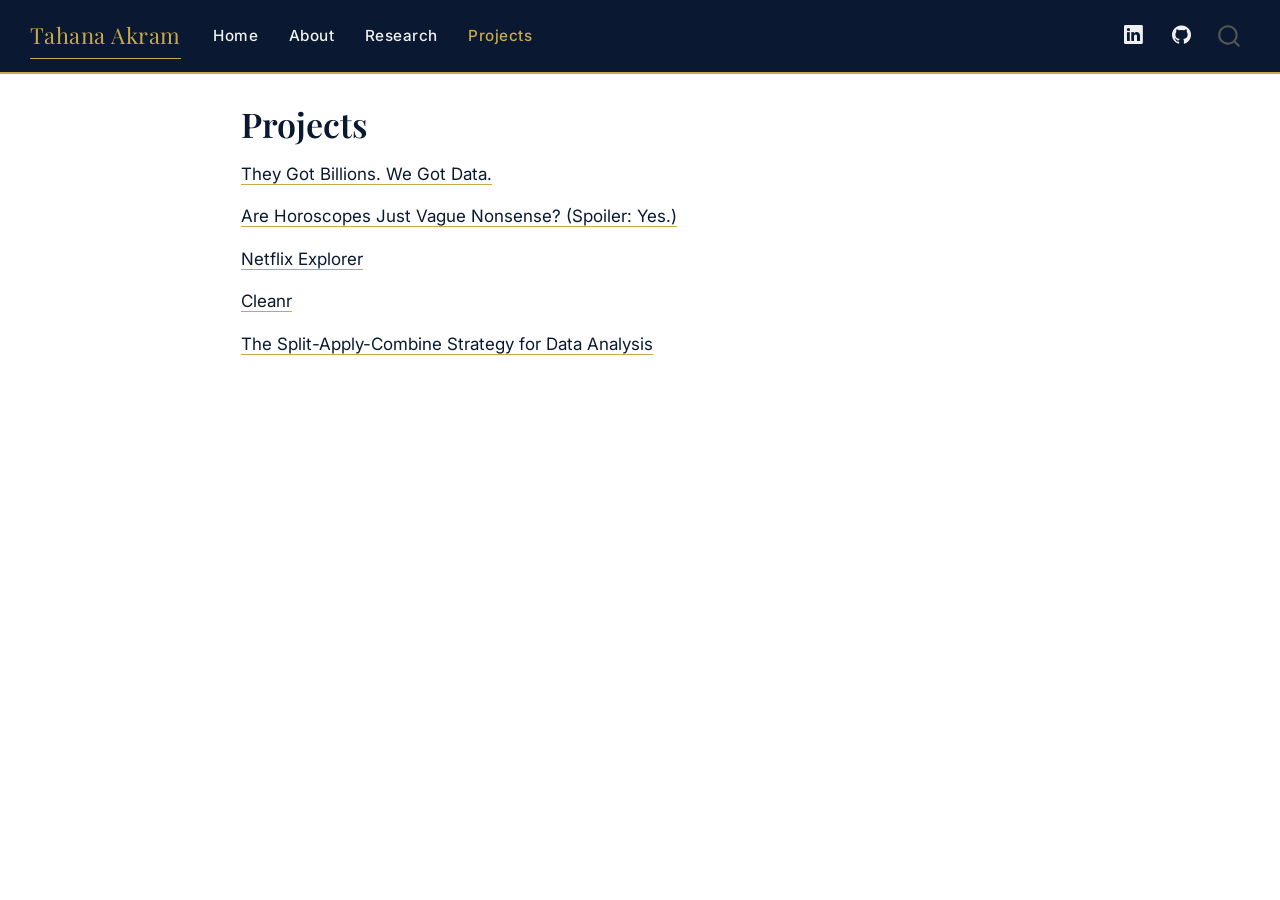
<file: docs/projects.html>
<!DOCTYPE html>
<html xmlns="http://www.w3.org/1999/xhtml" lang="en" xml:lang="en"><head>

<meta charset="utf-8">
<meta name="generator" content="quarto-1.8.27">

<meta name="viewport" content="width=device-width, initial-scale=1.0, user-scalable=yes">


<title>Projects – Tahana Akram</title>
<style>
code{white-space: pre-wrap;}
span.smallcaps{font-variant: small-caps;}
div.columns{display: flex; gap: min(4vw, 1.5em);}
div.column{flex: auto; overflow-x: auto;}
div.hanging-indent{margin-left: 1.5em; text-indent: -1.5em;}
ul.task-list{list-style: none;}
ul.task-list li input[type="checkbox"] {
  width: 0.8em;
  margin: 0 0.8em 0.2em -1em; /* quarto-specific, see https://github.com/quarto-dev/quarto-cli/issues/4556 */ 
  vertical-align: middle;
}
</style>


<script src="site_libs/quarto-nav/quarto-nav.js"></script>
<script src="site_libs/quarto-nav/headroom.min.js"></script>
<script src="site_libs/clipboard/clipboard.min.js"></script>
<script src="site_libs/quarto-search/autocomplete.umd.js"></script>
<script src="site_libs/quarto-search/fuse.min.js"></script>
<script src="site_libs/quarto-search/quarto-search.js"></script>
<meta name="quarto:offset" content="./">
<script src="site_libs/quarto-html/quarto.js" type="module"></script>
<script src="site_libs/quarto-html/tabsets/tabsets.js" type="module"></script>
<script src="site_libs/quarto-html/axe/axe-check.js" type="module"></script>
<script src="site_libs/quarto-html/popper.min.js"></script>
<script src="site_libs/quarto-html/tippy.umd.min.js"></script>
<script src="site_libs/quarto-html/anchor.min.js"></script>
<link href="site_libs/quarto-html/tippy.css" rel="stylesheet">
<link href="site_libs/quarto-html/quarto-syntax-highlighting-ed96de9b727972fe78a7b5d16c58bf87.css" rel="stylesheet" id="quarto-text-highlighting-styles">
<script src="site_libs/bootstrap/bootstrap.min.js"></script>
<link href="site_libs/bootstrap/bootstrap-icons.css" rel="stylesheet">
<link href="site_libs/bootstrap/bootstrap-c82218b12ac0f327fa8bd7d074ce2147.min.css" rel="stylesheet" append-hash="true" id="quarto-bootstrap" data-mode="light">
<script id="quarto-search-options" type="application/json">{
  "location": "navbar",
  "copy-button": false,
  "collapse-after": 3,
  "panel-placement": "end",
  "type": "overlay",
  "limit": 50,
  "keyboard-shortcut": [
    "f",
    "/",
    "s"
  ],
  "show-item-context": false,
  "language": {
    "search-no-results-text": "No results",
    "search-matching-documents-text": "matching documents",
    "search-copy-link-title": "Copy link to search",
    "search-hide-matches-text": "Hide additional matches",
    "search-more-match-text": "more match in this document",
    "search-more-matches-text": "more matches in this document",
    "search-clear-button-title": "Clear",
    "search-text-placeholder": "",
    "search-detached-cancel-button-title": "Cancel",
    "search-submit-button-title": "Submit",
    "search-label": "Search"
  }
}</script>


<link rel="stylesheet" href="styles.css">
</head>

<body class="nav-fixed fullcontent quarto-light">

<div id="quarto-search-results"></div>
  <header id="quarto-header" class="headroom fixed-top">
    <nav class="navbar navbar-expand-lg " data-bs-theme="dark">
      <div class="navbar-container container-fluid">
      <div class="navbar-brand-container mx-auto">
    <a class="navbar-brand" href="./index.html">
    <span class="navbar-title">Tahana Akram</span>
    </a>
  </div>
            <div id="quarto-search" class="" title="Search"></div>
          <button class="navbar-toggler" type="button" data-bs-toggle="collapse" data-bs-target="#navbarCollapse" aria-controls="navbarCollapse" role="menu" aria-expanded="false" aria-label="Toggle navigation" onclick="if (window.quartoToggleHeadroom) { window.quartoToggleHeadroom(); }">
  <span class="navbar-toggler-icon"></span>
</button>
          <div class="collapse navbar-collapse" id="navbarCollapse">
            <ul class="navbar-nav navbar-nav-scroll me-auto">
  <li class="nav-item">
    <a class="nav-link" href="./index.html"> 
<span class="menu-text">Home</span></a>
  </li>  
  <li class="nav-item">
    <a class="nav-link" href="./about.html"> 
<span class="menu-text">About</span></a>
  </li>  
  <li class="nav-item">
    <a class="nav-link" href="./research.html"> 
<span class="menu-text">Research</span></a>
  </li>  
  <li class="nav-item">
    <a class="nav-link active" href="./projects.html" aria-current="page"> 
<span class="menu-text">Projects</span></a>
  </li>  
</ul>
            <ul class="navbar-nav navbar-nav-scroll ms-auto">
  <li class="nav-item compact">
    <a class="nav-link" href="https://www.linkedin.com/in/tahanaakram/"> <i class="bi bi-linkedin" role="img" aria-label="LinkedIn">
</i> 
<span class="menu-text"></span></a>
  </li>  
  <li class="nav-item compact">
    <a class="nav-link" href="https://github.com/akramt24/akramt24.github.io"> <i class="bi bi-github" role="img" aria-label="GitHub">
</i> 
<span class="menu-text"></span></a>
  </li>  
</ul>
          </div> <!-- /navcollapse -->
            <div class="quarto-navbar-tools">
</div>
      </div> <!-- /container-fluid -->
    </nav>
</header>
<!-- content -->
<div id="quarto-content" class="quarto-container page-columns page-rows-contents page-layout-article page-navbar">
<!-- sidebar -->
<!-- margin-sidebar -->
    
<!-- main -->
<main class="content" id="quarto-document-content">

<header id="title-block-header" class="quarto-title-block default">
<div class="quarto-title">
<h1 class="title">Projects</h1>
</div>



<div class="quarto-title-meta">

    
  
    
  </div>
  


</header>


<p><a href="billionaires.pdf">They Got Billions. We Got Data.</a></p>
<p><a href="horoscope.html">Are Horoscopes Just Vague Nonsense? (Spoiler: Yes.)</a></p>
<p><a href="netflix.html">Netflix Explorer</a></p>
<p><a href="cleanr.html">Cleanr</a></p>
<p><a href="splitapply.html">The Split-Apply-Combine Strategy for Data Analysis</a></p>



</main> <!-- /main -->
<script id="quarto-html-after-body" type="application/javascript">
  window.document.addEventListener("DOMContentLoaded", function (event) {
    const icon = "";
    const anchorJS = new window.AnchorJS();
    anchorJS.options = {
      placement: 'right',
      icon: icon
    };
    anchorJS.add('.anchored');
    const isCodeAnnotation = (el) => {
      for (const clz of el.classList) {
        if (clz.startsWith('code-annotation-')) {                     
          return true;
        }
      }
      return false;
    }
    const onCopySuccess = function(e) {
      // button target
      const button = e.trigger;
      // don't keep focus
      button.blur();
      // flash "checked"
      button.classList.add('code-copy-button-checked');
      var currentTitle = button.getAttribute("title");
      button.setAttribute("title", "Copied!");
      let tooltip;
      if (window.bootstrap) {
        button.setAttribute("data-bs-toggle", "tooltip");
        button.setAttribute("data-bs-placement", "left");
        button.setAttribute("data-bs-title", "Copied!");
        tooltip = new bootstrap.Tooltip(button, 
          { trigger: "manual", 
            customClass: "code-copy-button-tooltip",
            offset: [0, -8]});
        tooltip.show();    
      }
      setTimeout(function() {
        if (tooltip) {
          tooltip.hide();
          button.removeAttribute("data-bs-title");
          button.removeAttribute("data-bs-toggle");
          button.removeAttribute("data-bs-placement");
        }
        button.setAttribute("title", currentTitle);
        button.classList.remove('code-copy-button-checked');
      }, 1000);
      // clear code selection
      e.clearSelection();
    }
    const getTextToCopy = function(trigger) {
      const outerScaffold = trigger.parentElement.cloneNode(true);
      const codeEl = outerScaffold.querySelector('code');
      for (const childEl of codeEl.children) {
        if (isCodeAnnotation(childEl)) {
          childEl.remove();
        }
      }
      return codeEl.innerText;
    }
    const clipboard = new window.ClipboardJS('.code-copy-button:not([data-in-quarto-modal])', {
      text: getTextToCopy
    });
    clipboard.on('success', onCopySuccess);
    if (window.document.getElementById('quarto-embedded-source-code-modal')) {
      const clipboardModal = new window.ClipboardJS('.code-copy-button[data-in-quarto-modal]', {
        text: getTextToCopy,
        container: window.document.getElementById('quarto-embedded-source-code-modal')
      });
      clipboardModal.on('success', onCopySuccess);
    }
      var localhostRegex = new RegExp(/^(?:http|https):\/\/localhost\:?[0-9]*\//);
      var mailtoRegex = new RegExp(/^mailto:/);
        var filterRegex = new RegExp('/' + window.location.host + '/');
      var isInternal = (href) => {
          return filterRegex.test(href) || localhostRegex.test(href) || mailtoRegex.test(href);
      }
      // Inspect non-navigation links and adorn them if external
     var links = window.document.querySelectorAll('a[href]:not(.nav-link):not(.navbar-brand):not(.toc-action):not(.sidebar-link):not(.sidebar-item-toggle):not(.pagination-link):not(.no-external):not([aria-hidden]):not(.dropdown-item):not(.quarto-navigation-tool):not(.about-link)');
      for (var i=0; i<links.length; i++) {
        const link = links[i];
        if (!isInternal(link.href)) {
          // undo the damage that might have been done by quarto-nav.js in the case of
          // links that we want to consider external
          if (link.dataset.originalHref !== undefined) {
            link.href = link.dataset.originalHref;
          }
        }
      }
    function tippyHover(el, contentFn, onTriggerFn, onUntriggerFn) {
      const config = {
        allowHTML: true,
        maxWidth: 500,
        delay: 100,
        arrow: false,
        appendTo: function(el) {
            return el.parentElement;
        },
        interactive: true,
        interactiveBorder: 10,
        theme: 'quarto',
        placement: 'bottom-start',
      };
      if (contentFn) {
        config.content = contentFn;
      }
      if (onTriggerFn) {
        config.onTrigger = onTriggerFn;
      }
      if (onUntriggerFn) {
        config.onUntrigger = onUntriggerFn;
      }
      window.tippy(el, config); 
    }
    const noterefs = window.document.querySelectorAll('a[role="doc-noteref"]');
    for (var i=0; i<noterefs.length; i++) {
      const ref = noterefs[i];
      tippyHover(ref, function() {
        // use id or data attribute instead here
        let href = ref.getAttribute('data-footnote-href') || ref.getAttribute('href');
        try { href = new URL(href).hash; } catch {}
        const id = href.replace(/^#\/?/, "");
        const note = window.document.getElementById(id);
        if (note) {
          return note.innerHTML;
        } else {
          return "";
        }
      });
    }
    const xrefs = window.document.querySelectorAll('a.quarto-xref');
    const processXRef = (id, note) => {
      // Strip column container classes
      const stripColumnClz = (el) => {
        el.classList.remove("page-full", "page-columns");
        if (el.children) {
          for (const child of el.children) {
            stripColumnClz(child);
          }
        }
      }
      stripColumnClz(note)
      if (id === null || id.startsWith('sec-')) {
        // Special case sections, only their first couple elements
        const container = document.createElement("div");
        if (note.children && note.children.length > 2) {
          container.appendChild(note.children[0].cloneNode(true));
          for (let i = 1; i < note.children.length; i++) {
            const child = note.children[i];
            if (child.tagName === "P" && child.innerText === "") {
              continue;
            } else {
              container.appendChild(child.cloneNode(true));
              break;
            }
          }
          if (window.Quarto?.typesetMath) {
            window.Quarto.typesetMath(container);
          }
          return container.innerHTML
        } else {
          if (window.Quarto?.typesetMath) {
            window.Quarto.typesetMath(note);
          }
          return note.innerHTML;
        }
      } else {
        // Remove any anchor links if they are present
        const anchorLink = note.querySelector('a.anchorjs-link');
        if (anchorLink) {
          anchorLink.remove();
        }
        if (window.Quarto?.typesetMath) {
          window.Quarto.typesetMath(note);
        }
        if (note.classList.contains("callout")) {
          return note.outerHTML;
        } else {
          return note.innerHTML;
        }
      }
    }
    for (var i=0; i<xrefs.length; i++) {
      const xref = xrefs[i];
      tippyHover(xref, undefined, function(instance) {
        instance.disable();
        let url = xref.getAttribute('href');
        let hash = undefined; 
        if (url.startsWith('#')) {
          hash = url;
        } else {
          try { hash = new URL(url).hash; } catch {}
        }
        if (hash) {
          const id = hash.replace(/^#\/?/, "");
          const note = window.document.getElementById(id);
          if (note !== null) {
            try {
              const html = processXRef(id, note.cloneNode(true));
              instance.setContent(html);
            } finally {
              instance.enable();
              instance.show();
            }
          } else {
            // See if we can fetch this
            fetch(url.split('#')[0])
            .then(res => res.text())
            .then(html => {
              const parser = new DOMParser();
              const htmlDoc = parser.parseFromString(html, "text/html");
              const note = htmlDoc.getElementById(id);
              if (note !== null) {
                const html = processXRef(id, note);
                instance.setContent(html);
              } 
            }).finally(() => {
              instance.enable();
              instance.show();
            });
          }
        } else {
          // See if we can fetch a full url (with no hash to target)
          // This is a special case and we should probably do some content thinning / targeting
          fetch(url)
          .then(res => res.text())
          .then(html => {
            const parser = new DOMParser();
            const htmlDoc = parser.parseFromString(html, "text/html");
            const note = htmlDoc.querySelector('main.content');
            if (note !== null) {
              // This should only happen for chapter cross references
              // (since there is no id in the URL)
              // remove the first header
              if (note.children.length > 0 && note.children[0].tagName === "HEADER") {
                note.children[0].remove();
              }
              const html = processXRef(null, note);
              instance.setContent(html);
            } 
          }).finally(() => {
            instance.enable();
            instance.show();
          });
        }
      }, function(instance) {
      });
    }
        let selectedAnnoteEl;
        const selectorForAnnotation = ( cell, annotation) => {
          let cellAttr = 'data-code-cell="' + cell + '"';
          let lineAttr = 'data-code-annotation="' +  annotation + '"';
          const selector = 'span[' + cellAttr + '][' + lineAttr + ']';
          return selector;
        }
        const selectCodeLines = (annoteEl) => {
          const doc = window.document;
          const targetCell = annoteEl.getAttribute("data-target-cell");
          const targetAnnotation = annoteEl.getAttribute("data-target-annotation");
          const annoteSpan = window.document.querySelector(selectorForAnnotation(targetCell, targetAnnotation));
          const lines = annoteSpan.getAttribute("data-code-lines").split(",");
          const lineIds = lines.map((line) => {
            return targetCell + "-" + line;
          })
          let top = null;
          let height = null;
          let parent = null;
          if (lineIds.length > 0) {
              //compute the position of the single el (top and bottom and make a div)
              const el = window.document.getElementById(lineIds[0]);
              top = el.offsetTop;
              height = el.offsetHeight;
              parent = el.parentElement.parentElement;
            if (lineIds.length > 1) {
              const lastEl = window.document.getElementById(lineIds[lineIds.length - 1]);
              const bottom = lastEl.offsetTop + lastEl.offsetHeight;
              height = bottom - top;
            }
            if (top !== null && height !== null && parent !== null) {
              // cook up a div (if necessary) and position it 
              let div = window.document.getElementById("code-annotation-line-highlight");
              if (div === null) {
                div = window.document.createElement("div");
                div.setAttribute("id", "code-annotation-line-highlight");
                div.style.position = 'absolute';
                parent.appendChild(div);
              }
              div.style.top = top - 2 + "px";
              div.style.height = height + 4 + "px";
              div.style.left = 0;
              let gutterDiv = window.document.getElementById("code-annotation-line-highlight-gutter");
              if (gutterDiv === null) {
                gutterDiv = window.document.createElement("div");
                gutterDiv.setAttribute("id", "code-annotation-line-highlight-gutter");
                gutterDiv.style.position = 'absolute';
                const codeCell = window.document.getElementById(targetCell);
                const gutter = codeCell.querySelector('.code-annotation-gutter');
                gutter.appendChild(gutterDiv);
              }
              gutterDiv.style.top = top - 2 + "px";
              gutterDiv.style.height = height + 4 + "px";
            }
            selectedAnnoteEl = annoteEl;
          }
        };
        const unselectCodeLines = () => {
          const elementsIds = ["code-annotation-line-highlight", "code-annotation-line-highlight-gutter"];
          elementsIds.forEach((elId) => {
            const div = window.document.getElementById(elId);
            if (div) {
              div.remove();
            }
          });
          selectedAnnoteEl = undefined;
        };
          // Handle positioning of the toggle
      window.addEventListener(
        "resize",
        throttle(() => {
          elRect = undefined;
          if (selectedAnnoteEl) {
            selectCodeLines(selectedAnnoteEl);
          }
        }, 10)
      );
      function throttle(fn, ms) {
      let throttle = false;
      let timer;
        return (...args) => {
          if(!throttle) { // first call gets through
              fn.apply(this, args);
              throttle = true;
          } else { // all the others get throttled
              if(timer) clearTimeout(timer); // cancel #2
              timer = setTimeout(() => {
                fn.apply(this, args);
                timer = throttle = false;
              }, ms);
          }
        };
      }
        // Attach click handler to the DT
        const annoteDls = window.document.querySelectorAll('dt[data-target-cell]');
        for (const annoteDlNode of annoteDls) {
          annoteDlNode.addEventListener('click', (event) => {
            const clickedEl = event.target;
            if (clickedEl !== selectedAnnoteEl) {
              unselectCodeLines();
              const activeEl = window.document.querySelector('dt[data-target-cell].code-annotation-active');
              if (activeEl) {
                activeEl.classList.remove('code-annotation-active');
              }
              selectCodeLines(clickedEl);
              clickedEl.classList.add('code-annotation-active');
            } else {
              // Unselect the line
              unselectCodeLines();
              clickedEl.classList.remove('code-annotation-active');
            }
          });
        }
    const findCites = (el) => {
      const parentEl = el.parentElement;
      if (parentEl) {
        const cites = parentEl.dataset.cites;
        if (cites) {
          return {
            el,
            cites: cites.split(' ')
          };
        } else {
          return findCites(el.parentElement)
        }
      } else {
        return undefined;
      }
    };
    var bibliorefs = window.document.querySelectorAll('a[role="doc-biblioref"]');
    for (var i=0; i<bibliorefs.length; i++) {
      const ref = bibliorefs[i];
      const citeInfo = findCites(ref);
      if (citeInfo) {
        tippyHover(citeInfo.el, function() {
          var popup = window.document.createElement('div');
          citeInfo.cites.forEach(function(cite) {
            var citeDiv = window.document.createElement('div');
            citeDiv.classList.add('hanging-indent');
            citeDiv.classList.add('csl-entry');
            var biblioDiv = window.document.getElementById('ref-' + cite);
            if (biblioDiv) {
              citeDiv.innerHTML = biblioDiv.innerHTML;
            }
            popup.appendChild(citeDiv);
          });
          return popup.innerHTML;
        });
      }
    }
  });
  </script>
</div> <!-- /content -->




</body></html>
</file>
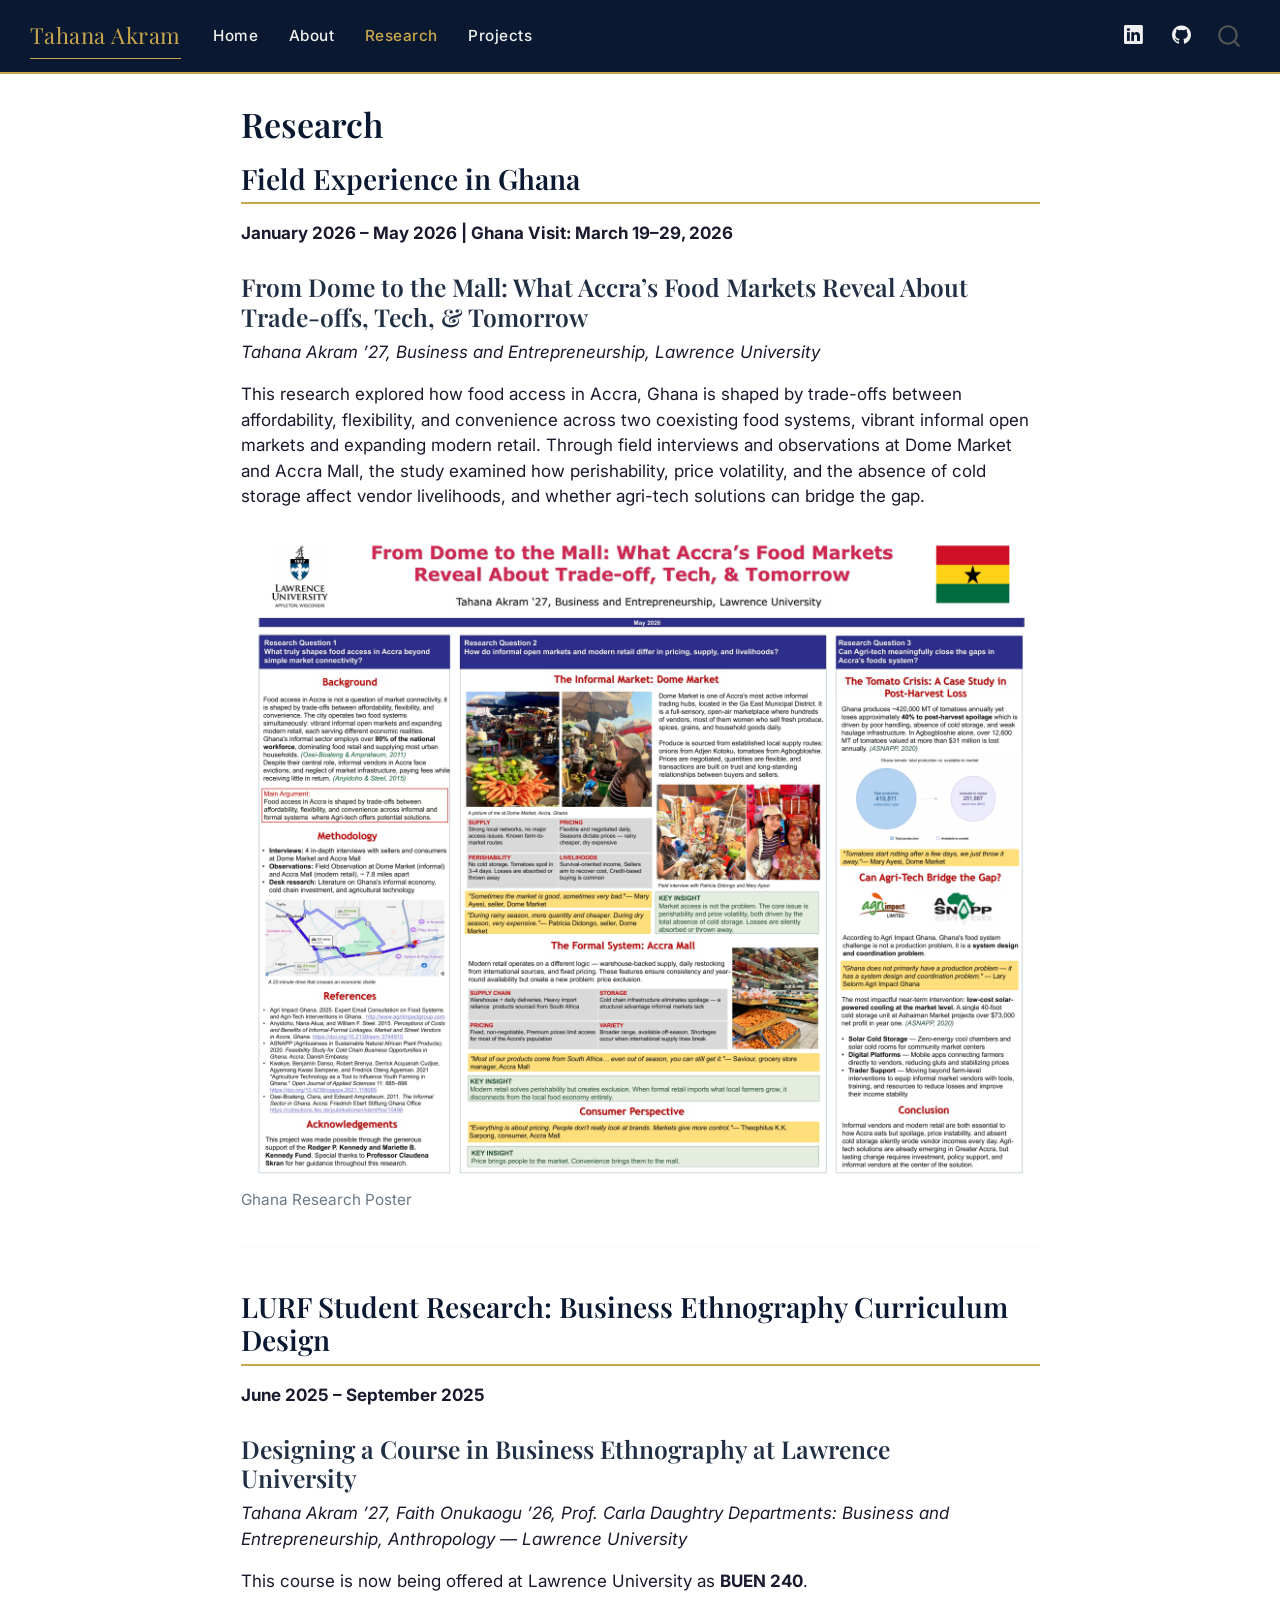
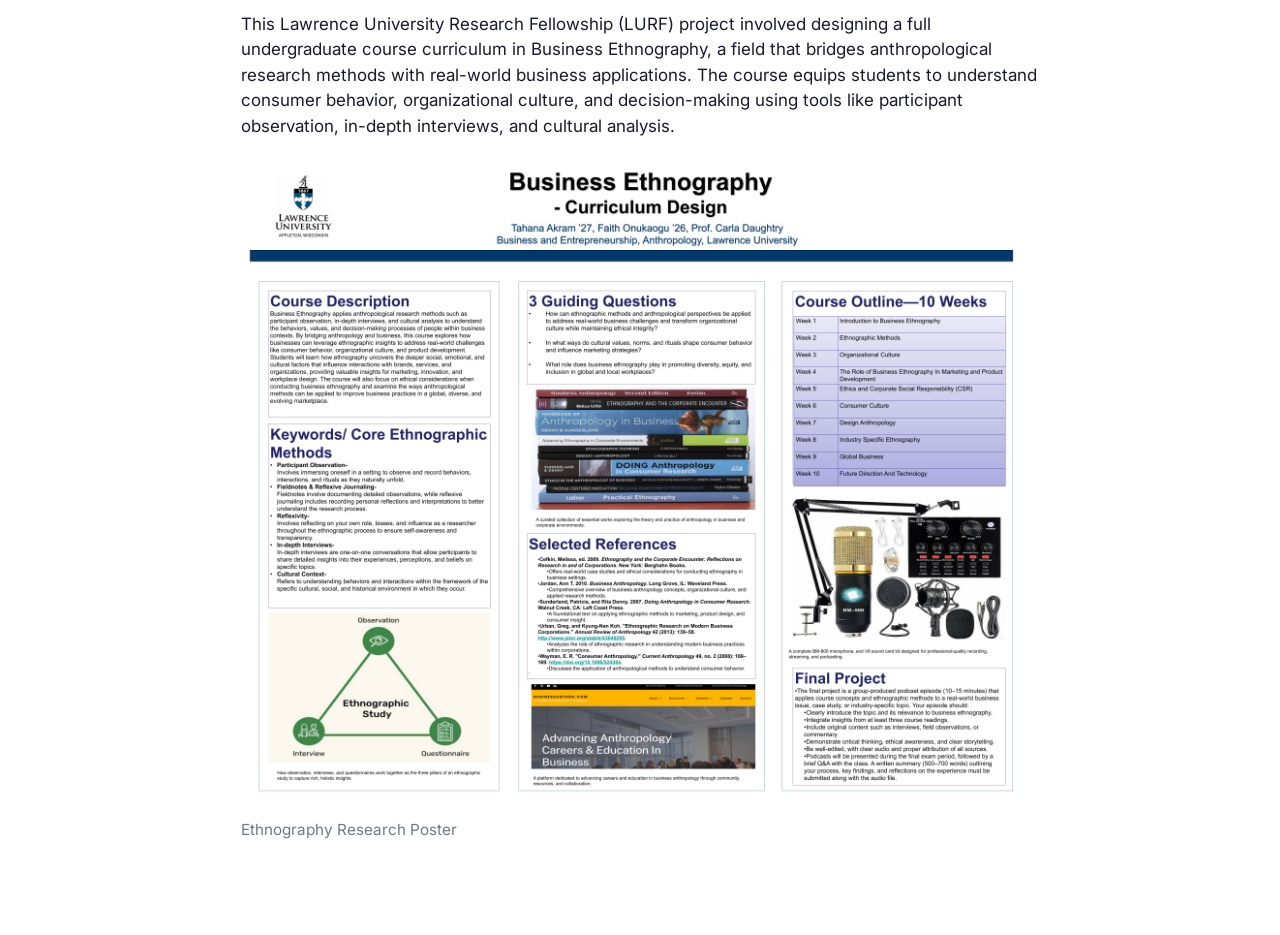
<file: docs/research.html>
<!DOCTYPE html>
<html xmlns="http://www.w3.org/1999/xhtml" lang="en" xml:lang="en"><head>

<meta charset="utf-8">
<meta name="generator" content="quarto-1.8.27">

<meta name="viewport" content="width=device-width, initial-scale=1.0, user-scalable=yes">


<title>Research – Tahana Akram</title>
<style>
code{white-space: pre-wrap;}
span.smallcaps{font-variant: small-caps;}
div.columns{display: flex; gap: min(4vw, 1.5em);}
div.column{flex: auto; overflow-x: auto;}
div.hanging-indent{margin-left: 1.5em; text-indent: -1.5em;}
ul.task-list{list-style: none;}
ul.task-list li input[type="checkbox"] {
  width: 0.8em;
  margin: 0 0.8em 0.2em -1em; /* quarto-specific, see https://github.com/quarto-dev/quarto-cli/issues/4556 */ 
  vertical-align: middle;
}
</style>


<script src="site_libs/quarto-nav/quarto-nav.js"></script>
<script src="site_libs/quarto-nav/headroom.min.js"></script>
<script src="site_libs/clipboard/clipboard.min.js"></script>
<script src="site_libs/quarto-search/autocomplete.umd.js"></script>
<script src="site_libs/quarto-search/fuse.min.js"></script>
<script src="site_libs/quarto-search/quarto-search.js"></script>
<meta name="quarto:offset" content="./">
<script src="site_libs/quarto-html/quarto.js" type="module"></script>
<script src="site_libs/quarto-html/tabsets/tabsets.js" type="module"></script>
<script src="site_libs/quarto-html/axe/axe-check.js" type="module"></script>
<script src="site_libs/quarto-html/popper.min.js"></script>
<script src="site_libs/quarto-html/tippy.umd.min.js"></script>
<script src="site_libs/quarto-html/anchor.min.js"></script>
<link href="site_libs/quarto-html/tippy.css" rel="stylesheet">
<link href="site_libs/quarto-html/quarto-syntax-highlighting-ed96de9b727972fe78a7b5d16c58bf87.css" rel="stylesheet" id="quarto-text-highlighting-styles">
<script src="site_libs/bootstrap/bootstrap.min.js"></script>
<link href="site_libs/bootstrap/bootstrap-icons.css" rel="stylesheet">
<link href="site_libs/bootstrap/bootstrap-c82218b12ac0f327fa8bd7d074ce2147.min.css" rel="stylesheet" append-hash="true" id="quarto-bootstrap" data-mode="light">
<script id="quarto-search-options" type="application/json">{
  "location": "navbar",
  "copy-button": false,
  "collapse-after": 3,
  "panel-placement": "end",
  "type": "overlay",
  "limit": 50,
  "keyboard-shortcut": [
    "f",
    "/",
    "s"
  ],
  "show-item-context": false,
  "language": {
    "search-no-results-text": "No results",
    "search-matching-documents-text": "matching documents",
    "search-copy-link-title": "Copy link to search",
    "search-hide-matches-text": "Hide additional matches",
    "search-more-match-text": "more match in this document",
    "search-more-matches-text": "more matches in this document",
    "search-clear-button-title": "Clear",
    "search-text-placeholder": "",
    "search-detached-cancel-button-title": "Cancel",
    "search-submit-button-title": "Submit",
    "search-label": "Search"
  }
}</script>


<link rel="stylesheet" href="styles.css">
</head>

<body class="nav-fixed fullcontent quarto-light">

<div id="quarto-search-results"></div>
  <header id="quarto-header" class="headroom fixed-top">
    <nav class="navbar navbar-expand-lg " data-bs-theme="dark">
      <div class="navbar-container container-fluid">
      <div class="navbar-brand-container mx-auto">
    <a class="navbar-brand" href="./index.html">
    <span class="navbar-title">Tahana Akram</span>
    </a>
  </div>
            <div id="quarto-search" class="" title="Search"></div>
          <button class="navbar-toggler" type="button" data-bs-toggle="collapse" data-bs-target="#navbarCollapse" aria-controls="navbarCollapse" role="menu" aria-expanded="false" aria-label="Toggle navigation" onclick="if (window.quartoToggleHeadroom) { window.quartoToggleHeadroom(); }">
  <span class="navbar-toggler-icon"></span>
</button>
          <div class="collapse navbar-collapse" id="navbarCollapse">
            <ul class="navbar-nav navbar-nav-scroll me-auto">
  <li class="nav-item">
    <a class="nav-link" href="./index.html"> 
<span class="menu-text">Home</span></a>
  </li>  
  <li class="nav-item">
    <a class="nav-link" href="./about.html"> 
<span class="menu-text">About</span></a>
  </li>  
  <li class="nav-item">
    <a class="nav-link active" href="./research.html" aria-current="page"> 
<span class="menu-text">Research</span></a>
  </li>  
  <li class="nav-item">
    <a class="nav-link" href="./projects.html"> 
<span class="menu-text">Projects</span></a>
  </li>  
</ul>
            <ul class="navbar-nav navbar-nav-scroll ms-auto">
  <li class="nav-item compact">
    <a class="nav-link" href="https://www.linkedin.com/in/tahanaakram/"> <i class="bi bi-linkedin" role="img" aria-label="LinkedIn">
</i> 
<span class="menu-text"></span></a>
  </li>  
  <li class="nav-item compact">
    <a class="nav-link" href="https://github.com/akramt24/akramt24.github.io"> <i class="bi bi-github" role="img" aria-label="GitHub">
</i> 
<span class="menu-text"></span></a>
  </li>  
</ul>
          </div> <!-- /navcollapse -->
            <div class="quarto-navbar-tools">
</div>
      </div> <!-- /container-fluid -->
    </nav>
</header>
<!-- content -->
<div id="quarto-content" class="quarto-container page-columns page-rows-contents page-layout-article page-navbar">
<!-- sidebar -->
<!-- margin-sidebar -->
    
<!-- main -->
<main class="content" id="quarto-document-content">

<header id="title-block-header" class="quarto-title-block default">
<div class="quarto-title">
<h1 class="title">Research</h1>
</div>



<div class="quarto-title-meta">

    
  
    
  </div>
  


</header>


<section id="field-experience-in-ghana" class="level2">
<h2 class="anchored" data-anchor-id="field-experience-in-ghana">Field Experience in Ghana</h2>
<p><strong>January 2026 – May 2026 | Ghana Visit: March 19–29, 2026</strong></p>
<section id="from-dome-to-the-mall-what-accras-food-markets-reveal-about-trade-offs-tech-tomorrow" class="level3">
<h3 class="anchored" data-anchor-id="from-dome-to-the-mall-what-accras-food-markets-reveal-about-trade-offs-tech-tomorrow">From Dome to the Mall: What Accra’s Food Markets Reveal About Trade-offs, Tech, &amp; Tomorrow</h3>
<p><em>Tahana Akram ’27, Business and Entrepreneurship, Lawrence University</em></p>
<p>This research explored how food access in Accra, Ghana is shaped by trade-offs between affordability, flexibility, and convenience across two coexisting food systems, vibrant informal open markets and expanding modern retail. Through field interviews and observations at Dome Market and Accra Mall, the study examined how perishability, price volatility, and the absence of cold storage affect vendor livelihoods, and whether agri-tech solutions can bridge the gap.</p>
<div class="quarto-figure quarto-figure-center">
<figure class="figure">
<p><img src="images/Ghana poster.jpg" class="img-fluid figure-img" style="width:100.0%"></p>
<figcaption>Ghana Research Poster</figcaption>
</figure>
</div>
<hr>
</section>
</section>
<section id="lurf-student-research-business-ethnography-curriculum-design" class="level2">
<h2 class="anchored" data-anchor-id="lurf-student-research-business-ethnography-curriculum-design">LURF Student Research: Business Ethnography Curriculum Design</h2>
<p><strong>June 2025 – September 2025</strong></p>
<section id="designing-a-course-in-business-ethnography-at-lawrence-university" class="level3">
<h3 class="anchored" data-anchor-id="designing-a-course-in-business-ethnography-at-lawrence-university">Designing a Course in Business Ethnography at Lawrence University</h3>
<p><em>Tahana Akram ’27, Faith Onukaogu ’26, Prof.&nbsp;Carla Daughtry</em> <em>Departments: Business and Entrepreneurship, Anthropology — Lawrence University</em></p>
<p>This course is now being offered at Lawrence University as <strong>BUEN 240</strong>.</p>
<p>This Lawrence University Research Fellowship (LURF) project involved designing a full undergraduate course curriculum in Business Ethnography, a field that bridges anthropological research methods with real-world business applications. The course equips students to understand consumer behavior, organizational culture, and decision-making using tools like participant observation, in-depth interviews, and cultural analysis.</p>
<div class="quarto-figure quarto-figure-center">
<figure class="figure">
<p><img src="images/Business Ethnography - Curriculum Design.jpg" class="img-fluid figure-img" style="width:100.0%"></p>
<figcaption>Ethnography Research Poster</figcaption>
</figure>
</div>


</section>
</section>

</main> <!-- /main -->
<script id="quarto-html-after-body" type="application/javascript">
  window.document.addEventListener("DOMContentLoaded", function (event) {
    const icon = "";
    const anchorJS = new window.AnchorJS();
    anchorJS.options = {
      placement: 'right',
      icon: icon
    };
    anchorJS.add('.anchored');
    const isCodeAnnotation = (el) => {
      for (const clz of el.classList) {
        if (clz.startsWith('code-annotation-')) {                     
          return true;
        }
      }
      return false;
    }
    const onCopySuccess = function(e) {
      // button target
      const button = e.trigger;
      // don't keep focus
      button.blur();
      // flash "checked"
      button.classList.add('code-copy-button-checked');
      var currentTitle = button.getAttribute("title");
      button.setAttribute("title", "Copied!");
      let tooltip;
      if (window.bootstrap) {
        button.setAttribute("data-bs-toggle", "tooltip");
        button.setAttribute("data-bs-placement", "left");
        button.setAttribute("data-bs-title", "Copied!");
        tooltip = new bootstrap.Tooltip(button, 
          { trigger: "manual", 
            customClass: "code-copy-button-tooltip",
            offset: [0, -8]});
        tooltip.show();    
      }
      setTimeout(function() {
        if (tooltip) {
          tooltip.hide();
          button.removeAttribute("data-bs-title");
          button.removeAttribute("data-bs-toggle");
          button.removeAttribute("data-bs-placement");
        }
        button.setAttribute("title", currentTitle);
        button.classList.remove('code-copy-button-checked');
      }, 1000);
      // clear code selection
      e.clearSelection();
    }
    const getTextToCopy = function(trigger) {
      const outerScaffold = trigger.parentElement.cloneNode(true);
      const codeEl = outerScaffold.querySelector('code');
      for (const childEl of codeEl.children) {
        if (isCodeAnnotation(childEl)) {
          childEl.remove();
        }
      }
      return codeEl.innerText;
    }
    const clipboard = new window.ClipboardJS('.code-copy-button:not([data-in-quarto-modal])', {
      text: getTextToCopy
    });
    clipboard.on('success', onCopySuccess);
    if (window.document.getElementById('quarto-embedded-source-code-modal')) {
      const clipboardModal = new window.ClipboardJS('.code-copy-button[data-in-quarto-modal]', {
        text: getTextToCopy,
        container: window.document.getElementById('quarto-embedded-source-code-modal')
      });
      clipboardModal.on('success', onCopySuccess);
    }
      var localhostRegex = new RegExp(/^(?:http|https):\/\/localhost\:?[0-9]*\//);
      var mailtoRegex = new RegExp(/^mailto:/);
        var filterRegex = new RegExp('/' + window.location.host + '/');
      var isInternal = (href) => {
          return filterRegex.test(href) || localhostRegex.test(href) || mailtoRegex.test(href);
      }
      // Inspect non-navigation links and adorn them if external
     var links = window.document.querySelectorAll('a[href]:not(.nav-link):not(.navbar-brand):not(.toc-action):not(.sidebar-link):not(.sidebar-item-toggle):not(.pagination-link):not(.no-external):not([aria-hidden]):not(.dropdown-item):not(.quarto-navigation-tool):not(.about-link)');
      for (var i=0; i<links.length; i++) {
        const link = links[i];
        if (!isInternal(link.href)) {
          // undo the damage that might have been done by quarto-nav.js in the case of
          // links that we want to consider external
          if (link.dataset.originalHref !== undefined) {
            link.href = link.dataset.originalHref;
          }
        }
      }
    function tippyHover(el, contentFn, onTriggerFn, onUntriggerFn) {
      const config = {
        allowHTML: true,
        maxWidth: 500,
        delay: 100,
        arrow: false,
        appendTo: function(el) {
            return el.parentElement;
        },
        interactive: true,
        interactiveBorder: 10,
        theme: 'quarto',
        placement: 'bottom-start',
      };
      if (contentFn) {
        config.content = contentFn;
      }
      if (onTriggerFn) {
        config.onTrigger = onTriggerFn;
      }
      if (onUntriggerFn) {
        config.onUntrigger = onUntriggerFn;
      }
      window.tippy(el, config); 
    }
    const noterefs = window.document.querySelectorAll('a[role="doc-noteref"]');
    for (var i=0; i<noterefs.length; i++) {
      const ref = noterefs[i];
      tippyHover(ref, function() {
        // use id or data attribute instead here
        let href = ref.getAttribute('data-footnote-href') || ref.getAttribute('href');
        try { href = new URL(href).hash; } catch {}
        const id = href.replace(/^#\/?/, "");
        const note = window.document.getElementById(id);
        if (note) {
          return note.innerHTML;
        } else {
          return "";
        }
      });
    }
    const xrefs = window.document.querySelectorAll('a.quarto-xref');
    const processXRef = (id, note) => {
      // Strip column container classes
      const stripColumnClz = (el) => {
        el.classList.remove("page-full", "page-columns");
        if (el.children) {
          for (const child of el.children) {
            stripColumnClz(child);
          }
        }
      }
      stripColumnClz(note)
      if (id === null || id.startsWith('sec-')) {
        // Special case sections, only their first couple elements
        const container = document.createElement("div");
        if (note.children && note.children.length > 2) {
          container.appendChild(note.children[0].cloneNode(true));
          for (let i = 1; i < note.children.length; i++) {
            const child = note.children[i];
            if (child.tagName === "P" && child.innerText === "") {
              continue;
            } else {
              container.appendChild(child.cloneNode(true));
              break;
            }
          }
          if (window.Quarto?.typesetMath) {
            window.Quarto.typesetMath(container);
          }
          return container.innerHTML
        } else {
          if (window.Quarto?.typesetMath) {
            window.Quarto.typesetMath(note);
          }
          return note.innerHTML;
        }
      } else {
        // Remove any anchor links if they are present
        const anchorLink = note.querySelector('a.anchorjs-link');
        if (anchorLink) {
          anchorLink.remove();
        }
        if (window.Quarto?.typesetMath) {
          window.Quarto.typesetMath(note);
        }
        if (note.classList.contains("callout")) {
          return note.outerHTML;
        } else {
          return note.innerHTML;
        }
      }
    }
    for (var i=0; i<xrefs.length; i++) {
      const xref = xrefs[i];
      tippyHover(xref, undefined, function(instance) {
        instance.disable();
        let url = xref.getAttribute('href');
        let hash = undefined; 
        if (url.startsWith('#')) {
          hash = url;
        } else {
          try { hash = new URL(url).hash; } catch {}
        }
        if (hash) {
          const id = hash.replace(/^#\/?/, "");
          const note = window.document.getElementById(id);
          if (note !== null) {
            try {
              const html = processXRef(id, note.cloneNode(true));
              instance.setContent(html);
            } finally {
              instance.enable();
              instance.show();
            }
          } else {
            // See if we can fetch this
            fetch(url.split('#')[0])
            .then(res => res.text())
            .then(html => {
              const parser = new DOMParser();
              const htmlDoc = parser.parseFromString(html, "text/html");
              const note = htmlDoc.getElementById(id);
              if (note !== null) {
                const html = processXRef(id, note);
                instance.setContent(html);
              } 
            }).finally(() => {
              instance.enable();
              instance.show();
            });
          }
        } else {
          // See if we can fetch a full url (with no hash to target)
          // This is a special case and we should probably do some content thinning / targeting
          fetch(url)
          .then(res => res.text())
          .then(html => {
            const parser = new DOMParser();
            const htmlDoc = parser.parseFromString(html, "text/html");
            const note = htmlDoc.querySelector('main.content');
            if (note !== null) {
              // This should only happen for chapter cross references
              // (since there is no id in the URL)
              // remove the first header
              if (note.children.length > 0 && note.children[0].tagName === "HEADER") {
                note.children[0].remove();
              }
              const html = processXRef(null, note);
              instance.setContent(html);
            } 
          }).finally(() => {
            instance.enable();
            instance.show();
          });
        }
      }, function(instance) {
      });
    }
        let selectedAnnoteEl;
        const selectorForAnnotation = ( cell, annotation) => {
          let cellAttr = 'data-code-cell="' + cell + '"';
          let lineAttr = 'data-code-annotation="' +  annotation + '"';
          const selector = 'span[' + cellAttr + '][' + lineAttr + ']';
          return selector;
        }
        const selectCodeLines = (annoteEl) => {
          const doc = window.document;
          const targetCell = annoteEl.getAttribute("data-target-cell");
          const targetAnnotation = annoteEl.getAttribute("data-target-annotation");
          const annoteSpan = window.document.querySelector(selectorForAnnotation(targetCell, targetAnnotation));
          const lines = annoteSpan.getAttribute("data-code-lines").split(",");
          const lineIds = lines.map((line) => {
            return targetCell + "-" + line;
          })
          let top = null;
          let height = null;
          let parent = null;
          if (lineIds.length > 0) {
              //compute the position of the single el (top and bottom and make a div)
              const el = window.document.getElementById(lineIds[0]);
              top = el.offsetTop;
              height = el.offsetHeight;
              parent = el.parentElement.parentElement;
            if (lineIds.length > 1) {
              const lastEl = window.document.getElementById(lineIds[lineIds.length - 1]);
              const bottom = lastEl.offsetTop + lastEl.offsetHeight;
              height = bottom - top;
            }
            if (top !== null && height !== null && parent !== null) {
              // cook up a div (if necessary) and position it 
              let div = window.document.getElementById("code-annotation-line-highlight");
              if (div === null) {
                div = window.document.createElement("div");
                div.setAttribute("id", "code-annotation-line-highlight");
                div.style.position = 'absolute';
                parent.appendChild(div);
              }
              div.style.top = top - 2 + "px";
              div.style.height = height + 4 + "px";
              div.style.left = 0;
              let gutterDiv = window.document.getElementById("code-annotation-line-highlight-gutter");
              if (gutterDiv === null) {
                gutterDiv = window.document.createElement("div");
                gutterDiv.setAttribute("id", "code-annotation-line-highlight-gutter");
                gutterDiv.style.position = 'absolute';
                const codeCell = window.document.getElementById(targetCell);
                const gutter = codeCell.querySelector('.code-annotation-gutter');
                gutter.appendChild(gutterDiv);
              }
              gutterDiv.style.top = top - 2 + "px";
              gutterDiv.style.height = height + 4 + "px";
            }
            selectedAnnoteEl = annoteEl;
          }
        };
        const unselectCodeLines = () => {
          const elementsIds = ["code-annotation-line-highlight", "code-annotation-line-highlight-gutter"];
          elementsIds.forEach((elId) => {
            const div = window.document.getElementById(elId);
            if (div) {
              div.remove();
            }
          });
          selectedAnnoteEl = undefined;
        };
          // Handle positioning of the toggle
      window.addEventListener(
        "resize",
        throttle(() => {
          elRect = undefined;
          if (selectedAnnoteEl) {
            selectCodeLines(selectedAnnoteEl);
          }
        }, 10)
      );
      function throttle(fn, ms) {
      let throttle = false;
      let timer;
        return (...args) => {
          if(!throttle) { // first call gets through
              fn.apply(this, args);
              throttle = true;
          } else { // all the others get throttled
              if(timer) clearTimeout(timer); // cancel #2
              timer = setTimeout(() => {
                fn.apply(this, args);
                timer = throttle = false;
              }, ms);
          }
        };
      }
        // Attach click handler to the DT
        const annoteDls = window.document.querySelectorAll('dt[data-target-cell]');
        for (const annoteDlNode of annoteDls) {
          annoteDlNode.addEventListener('click', (event) => {
            const clickedEl = event.target;
            if (clickedEl !== selectedAnnoteEl) {
              unselectCodeLines();
              const activeEl = window.document.querySelector('dt[data-target-cell].code-annotation-active');
              if (activeEl) {
                activeEl.classList.remove('code-annotation-active');
              }
              selectCodeLines(clickedEl);
              clickedEl.classList.add('code-annotation-active');
            } else {
              // Unselect the line
              unselectCodeLines();
              clickedEl.classList.remove('code-annotation-active');
            }
          });
        }
    const findCites = (el) => {
      const parentEl = el.parentElement;
      if (parentEl) {
        const cites = parentEl.dataset.cites;
        if (cites) {
          return {
            el,
            cites: cites.split(' ')
          };
        } else {
          return findCites(el.parentElement)
        }
      } else {
        return undefined;
      }
    };
    var bibliorefs = window.document.querySelectorAll('a[role="doc-biblioref"]');
    for (var i=0; i<bibliorefs.length; i++) {
      const ref = bibliorefs[i];
      const citeInfo = findCites(ref);
      if (citeInfo) {
        tippyHover(citeInfo.el, function() {
          var popup = window.document.createElement('div');
          citeInfo.cites.forEach(function(cite) {
            var citeDiv = window.document.createElement('div');
            citeDiv.classList.add('hanging-indent');
            citeDiv.classList.add('csl-entry');
            var biblioDiv = window.document.getElementById('ref-' + cite);
            if (biblioDiv) {
              citeDiv.innerHTML = biblioDiv.innerHTML;
            }
            popup.appendChild(citeDiv);
          });
          return popup.innerHTML;
        });
      }
    }
  });
  </script>
</div> <!-- /content -->




</body></html>
</file>
<file: docs/site_libs/quarto-html/tippy.css>
.tippy-box[data-animation=fade][data-state=hidden]{opacity:0}[data-tippy-root]{max-width:calc(100vw - 10px)}.tippy-box{position:relative;background-color:#333;color:#fff;border-radius:4px;font-size:14px;line-height:1.4;white-space:normal;outline:0;transition-property:transform,visibility,opacity}.tippy-box[data-placement^=top]>.tippy-arrow{bottom:0}.tippy-box[data-placement^=top]>.tippy-arrow:before{bottom:-7px;left:0;border-width:8px 8px 0;border-top-color:initial;transform-origin:center top}.tippy-box[data-placement^=bottom]>.tippy-arrow{top:0}.tippy-box[data-placement^=bottom]>.tippy-arrow:before{top:-7px;left:0;border-width:0 8px 8px;border-bottom-color:initial;transform-origin:center bottom}.tippy-box[data-placement^=left]>.tippy-arrow{right:0}.tippy-box[data-placement^=left]>.tippy-arrow:before{border-width:8px 0 8px 8px;border-left-color:initial;right:-7px;transform-origin:center left}.tippy-box[data-placement^=right]>.tippy-arrow{left:0}.tippy-box[data-placement^=right]>.tippy-arrow:before{left:-7px;border-width:8px 8px 8px 0;border-right-color:initial;transform-origin:center right}.tippy-box[data-inertia][data-state=visible]{transition-timing-function:cubic-bezier(.54,1.5,.38,1.11)}.tippy-arrow{width:16px;height:16px;color:#333}.tippy-arrow:before{content:"";position:absolute;border-color:transparent;border-style:solid}.tippy-content{position:relative;padding:5px 9px;z-index:1}
</file>
<file: docs/site_libs/quarto-html/quarto-syntax-highlighting-ed96de9b727972fe78a7b5d16c58bf87.css>
/* quarto syntax highlight colors */
:root {
  --quarto-hl-ot-color: #003B4F;
  --quarto-hl-at-color: #657422;
  --quarto-hl-ss-color: #20794D;
  --quarto-hl-an-color: #5E5E5E;
  --quarto-hl-fu-color: #4758AB;
  --quarto-hl-st-color: #20794D;
  --quarto-hl-cf-color: #003B4F;
  --quarto-hl-op-color: #5E5E5E;
  --quarto-hl-er-color: #AD0000;
  --quarto-hl-bn-color: #AD0000;
  --quarto-hl-al-color: #AD0000;
  --quarto-hl-va-color: #111111;
  --quarto-hl-bu-color: inherit;
  --quarto-hl-ex-color: inherit;
  --quarto-hl-pp-color: #AD0000;
  --quarto-hl-in-color: #5E5E5E;
  --quarto-hl-vs-color: #20794D;
  --quarto-hl-wa-color: #5E5E5E;
  --quarto-hl-do-color: #5E5E5E;
  --quarto-hl-im-color: #00769E;
  --quarto-hl-ch-color: #20794D;
  --quarto-hl-dt-color: #AD0000;
  --quarto-hl-fl-color: #AD0000;
  --quarto-hl-co-color: #5E5E5E;
  --quarto-hl-cv-color: #5E5E5E;
  --quarto-hl-cn-color: #8f5902;
  --quarto-hl-sc-color: #5E5E5E;
  --quarto-hl-dv-color: #AD0000;
  --quarto-hl-kw-color: #003B4F;
}

/* other quarto variables */
:root {
  --quarto-font-monospace: SFMono-Regular, Menlo, Monaco, Consolas, "Liberation Mono", "Courier New", monospace;
}

/* syntax highlight based on Pandoc's rules */
pre > code.sourceCode > span {
  color: #003B4F;
}

code.sourceCode > span {
  color: #003B4F;
}

div.sourceCode,
div.sourceCode pre.sourceCode {
  color: #003B4F;
}

/* Normal */
code span {
  color: #003B4F;
}

/* Alert */
code span.al {
  color: #AD0000;
  font-style: inherit;
}

/* Annotation */
code span.an {
  color: #5E5E5E;
  font-style: inherit;
}

/* Attribute */
code span.at {
  color: #657422;
  font-style: inherit;
}

/* BaseN */
code span.bn {
  color: #AD0000;
  font-style: inherit;
}

/* BuiltIn */
code span.bu {
  font-style: inherit;
}

/* ControlFlow */
code span.cf {
  color: #003B4F;
  font-weight: bold;
  font-style: inherit;
}

/* Char */
code span.ch {
  color: #20794D;
  font-style: inherit;
}

/* Constant */
code span.cn {
  color: #8f5902;
  font-style: inherit;
}

/* Comment */
code span.co {
  color: #5E5E5E;
  font-style: inherit;
}

/* CommentVar */
code span.cv {
  color: #5E5E5E;
  font-style: italic;
}

/* Documentation */
code span.do {
  color: #5E5E5E;
  font-style: italic;
}

/* DataType */
code span.dt {
  color: #AD0000;
  font-style: inherit;
}

/* DecVal */
code span.dv {
  color: #AD0000;
  font-style: inherit;
}

/* Error */
code span.er {
  color: #AD0000;
  font-style: inherit;
}

/* Extension */
code span.ex {
  font-style: inherit;
}

/* Float */
code span.fl {
  color: #AD0000;
  font-style: inherit;
}

/* Function */
code span.fu {
  color: #4758AB;
  font-style: inherit;
}

/* Import */
code span.im {
  color: #00769E;
  font-style: inherit;
}

/* Information */
code span.in {
  color: #5E5E5E;
  font-style: inherit;
}

/* Keyword */
code span.kw {
  color: #003B4F;
  font-weight: bold;
  font-style: inherit;
}

/* Operator */
code span.op {
  color: #5E5E5E;
  font-style: inherit;
}

/* Other */
code span.ot {
  color: #003B4F;
  font-style: inherit;
}

/* Preprocessor */
code span.pp {
  color: #AD0000;
  font-style: inherit;
}

/* SpecialChar */
code span.sc {
  color: #5E5E5E;
  font-style: inherit;
}

/* SpecialString */
code span.ss {
  color: #20794D;
  font-style: inherit;
}

/* String */
code span.st {
  color: #20794D;
  font-style: inherit;
}

/* Variable */
code span.va {
  color: #111111;
  font-style: inherit;
}

/* VerbatimString */
code span.vs {
  color: #20794D;
  font-style: inherit;
}

/* Warning */
code span.wa {
  color: #5E5E5E;
  font-style: italic;
}

.prevent-inlining {
  content: "</";
}

/*# sourceMappingURL=0920dd6d7437995b8cdf7429764427b1.css.map */
</file>
<file: docs/styles.css>
/* ── Fonts ── */
@import url('https://fonts.googleapis.com/css2?family=Playfair+Display:wght@600&family=Inter:wght@300;400;500&display=swap');

/* ── Global ── */
body {
  font-family: 'Inter', sans-serif;
  font-weight: 400;
  color: #1a1a2e;
  background-color: #ffffff;
}

/* ── Navbar ── */
.navbar {
  background-color: #0a1931 !important;
  border-bottom: 2px solid #c9a84c;
  padding: 0.8rem 2rem;
}

.navbar-brand {
  font-family: 'Playfair Display', serif;
  color: #c9a84c !important;
  font-size: 1.3rem;
  letter-spacing: 0.5px;
}

.navbar-nav .nav-link {
  color: #f0f0f0 !important;
  font-size: 0.9rem;
  font-weight: 500;
  letter-spacing: 0.5px;
  margin: 0 0.3rem;
  transition: color 0.2s;
}

.navbar-nav .nav-link:hover {
  color: #c9a84c !important;
}

.navbar-nav .nav-link.active {
  color: #c9a84c !important;
}

/* ── Page headings ── */
h1, h2, h3 {
  font-family: 'Playfair Display', serif;
  color: #0a1931;
}

h2 {
  border-bottom: 2px solid #c9a84c;
  padding-bottom: 0.4rem;
  margin-top: 2.5rem;
}

/* ── Layout ── */
.home-container {
  display: flex;
  gap: 3rem;
  align-items: flex-start;
  padding: 2rem 1rem;
  max-width: 1100px;
  margin: 0 auto;
}

.left-col {
  flex: 0 0 220px;
  display: flex;
  flex-direction: column;
  align-items: center;
  gap: 1.2rem;
  position: sticky;
  top: 80px;
}

.right-col {
  flex: 1;
}

/* ── Photo ── */
.profile-photo {
  width: 200px;
  height: 200px;
  border-radius: 50%;
  object-fit: cover;
  border: 4px solid #c9a84c;
  box-shadow: 0 4px 20px rgba(0,0,0,0.12);
}

/* ── Name & tagline ── */
.my-name {
  font-family: 'Playfair Display', serif;
  font-size: 2.4rem;
  font-weight: 600;
  margin-bottom: 0.2rem;
  color: #0a1931;
}

.my-tagline {
  font-size: 1rem;
  color: #c9a84c;
  font-weight: 500;
  letter-spacing: 0.5px;
  margin-bottom: 1.2rem;
}

/* ── Info block ── */
.info-block {
  background: #f7f8fc;
  border-left: 4px solid #c9a84c;
  padding: 1rem 1.2rem;
  border-radius: 4px;
  margin-bottom: 1.5rem;
}

.info-block p {
  margin: 0.3rem 0;
  font-size: 0.95rem;
}

/* ── Social icons ── */
.social-links {
  display: flex;
  gap: 0.8rem;
}

.social-links a {
  font-size: 1.6rem;
  color: #0a1931;
  transition: color 0.2s, transform 0.2s;
}

.social-links a:hover {
  color: #c9a84c;
  transform: scale(1.15);
}

/* ── Links ── */
a {
  color: #0a1931;
  text-decoration: none;
  border-bottom: 1px solid #c9a84c;
  transition: color 0.2s;
}

a:hover {
  color: #c9a84c;
}

/* ── Horizontal rules ── */
hr {
  border: none;
  border-top: 1px solid #e8e8e8;
  margin: 2rem 0;
}

/* ── Footer ── */
.nav-footer {
  background-color: #0a1931;
  color: #c9a84c;
  font-size: 0.85rem;
  text-align: center;
  padding: 1rem;
}

/* ── Responsive ── */
@media (max-width: 700px) {
  .home-container {
    flex-direction: column;
    align-items: center;
  }
  .left-col {
    position: static;
  }
}
</file>
